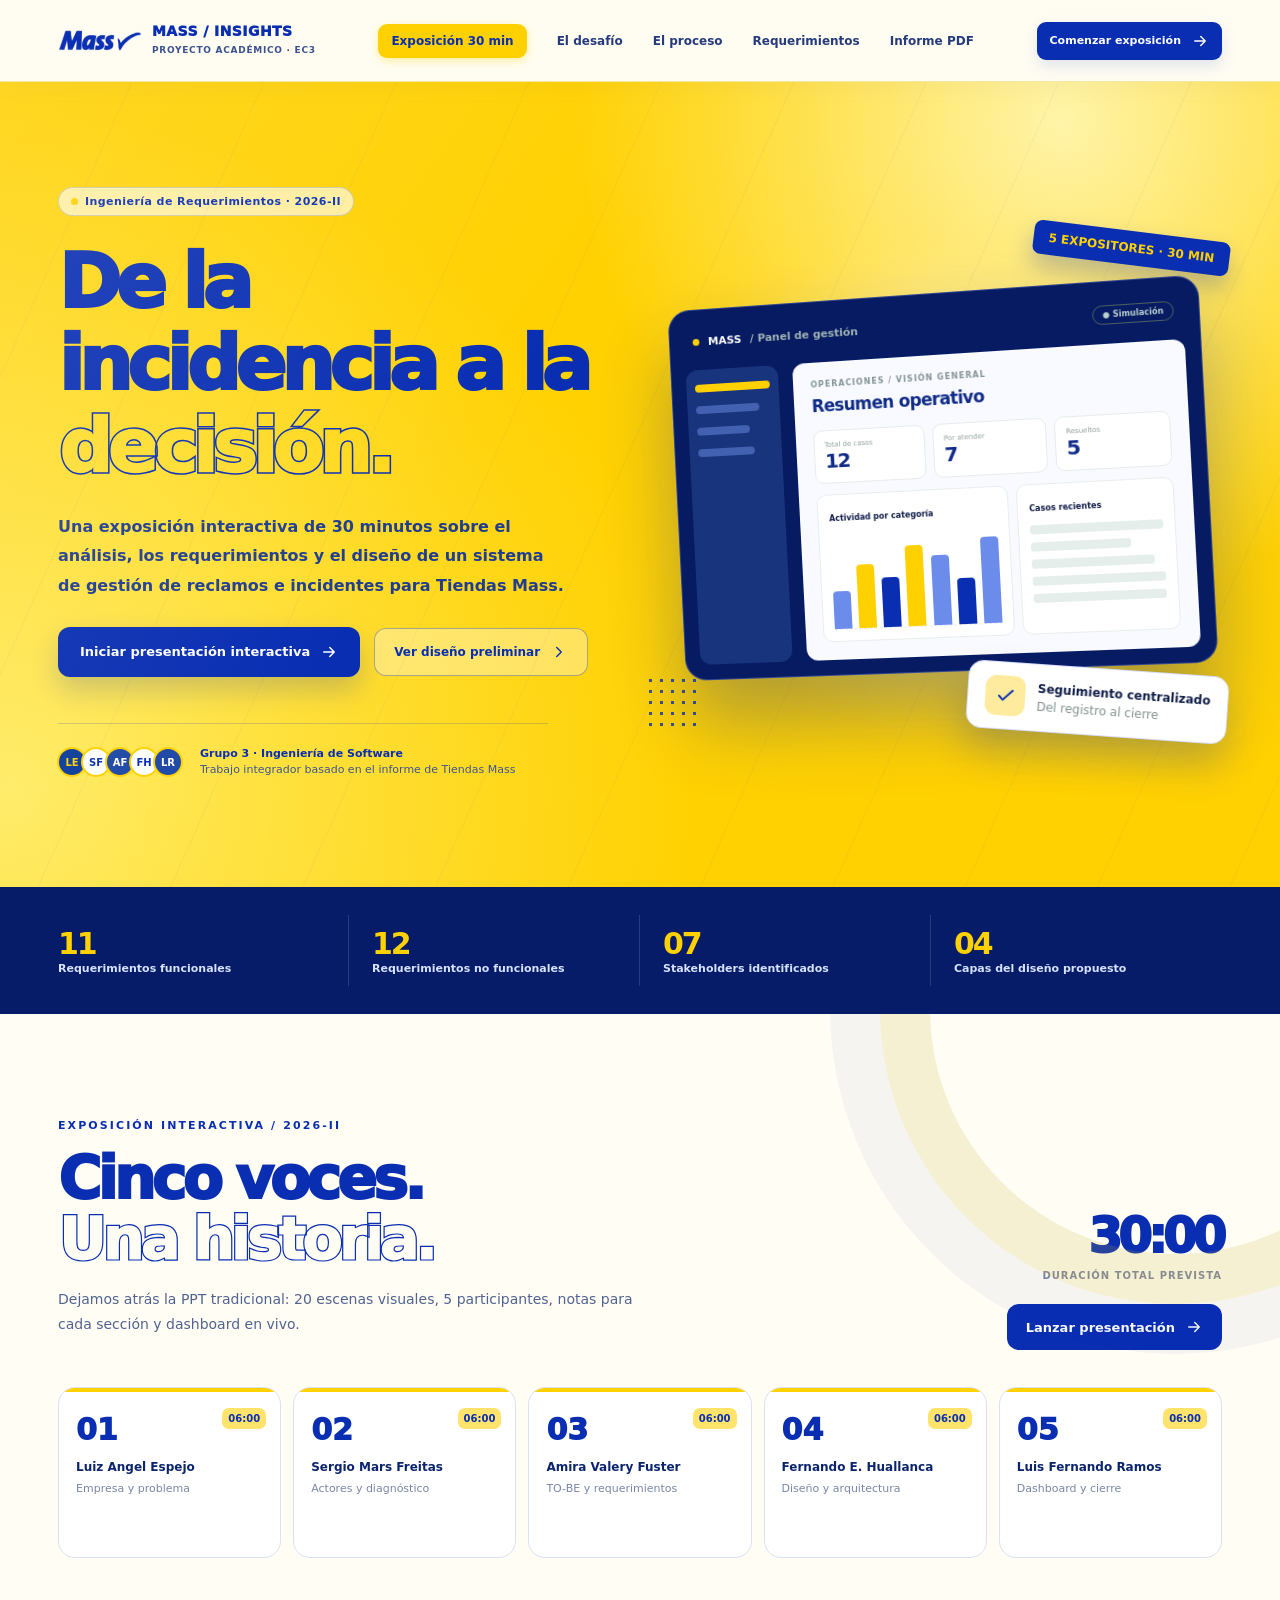
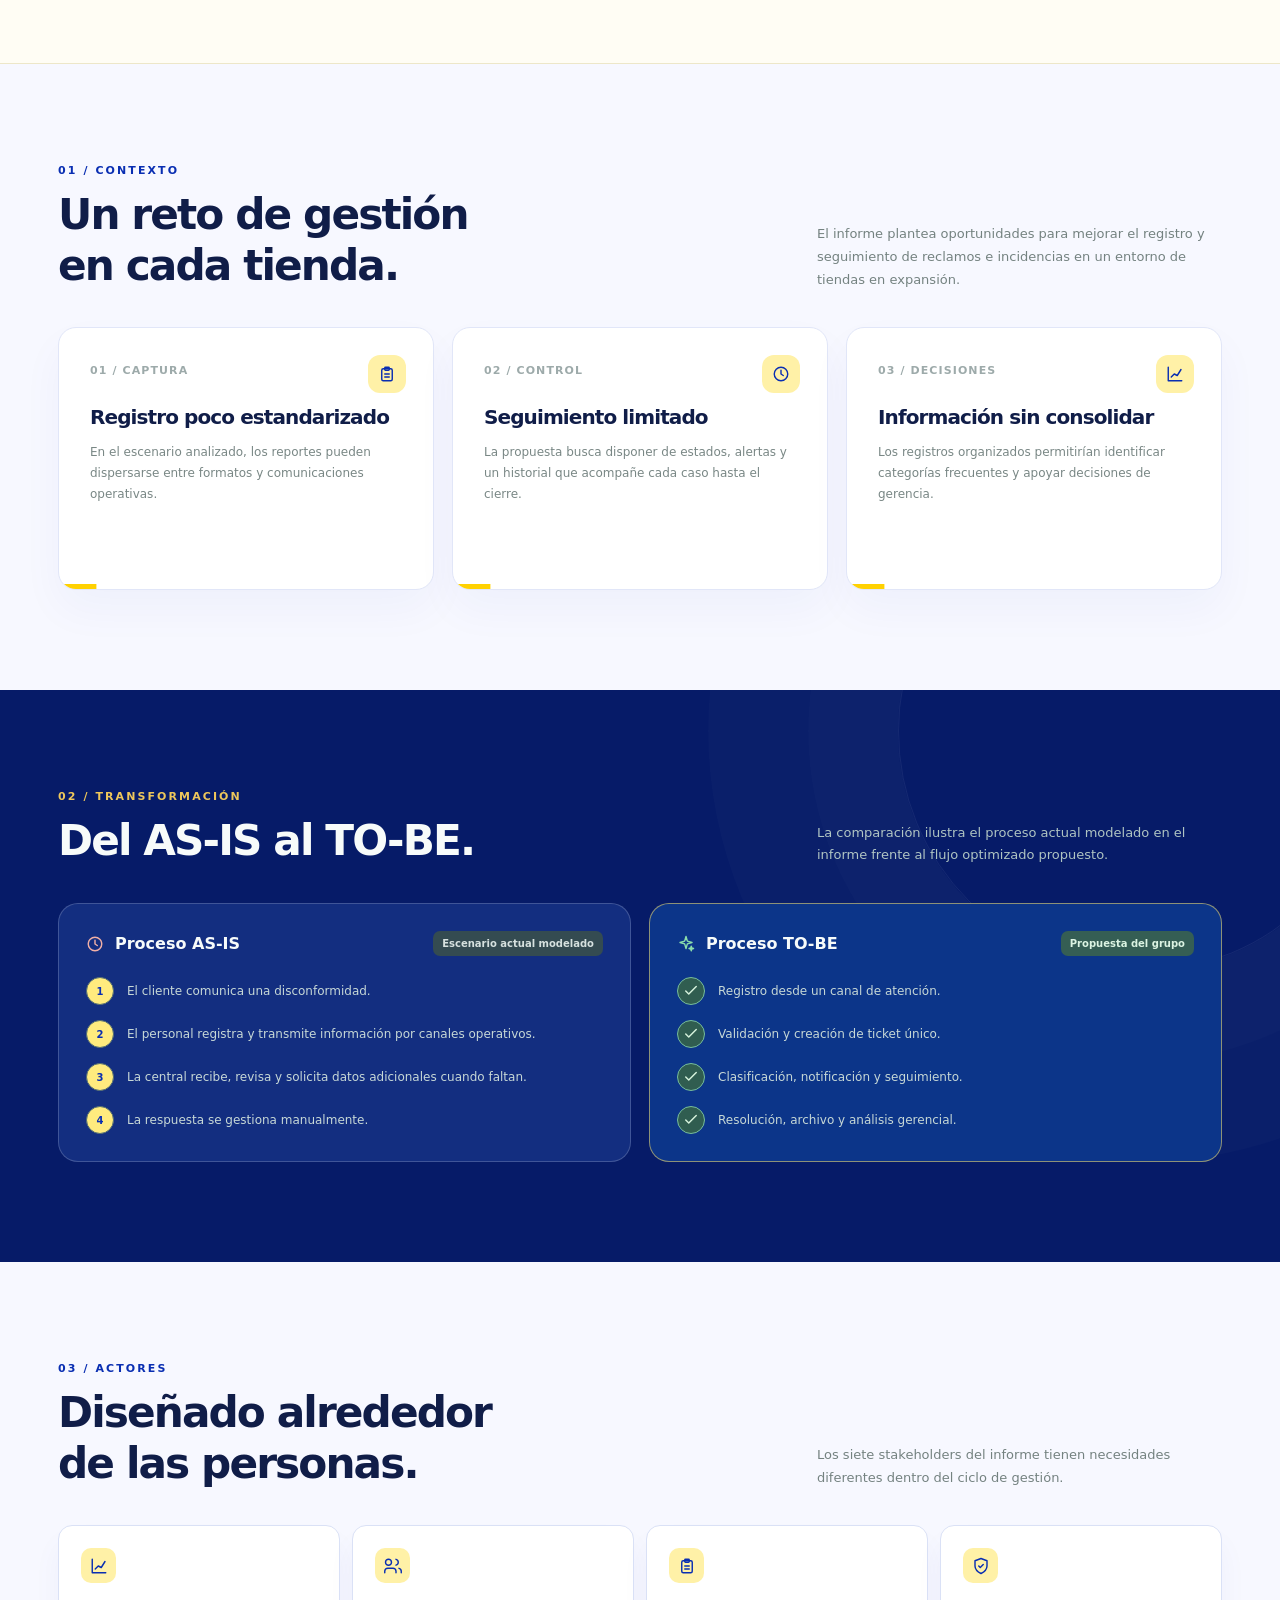
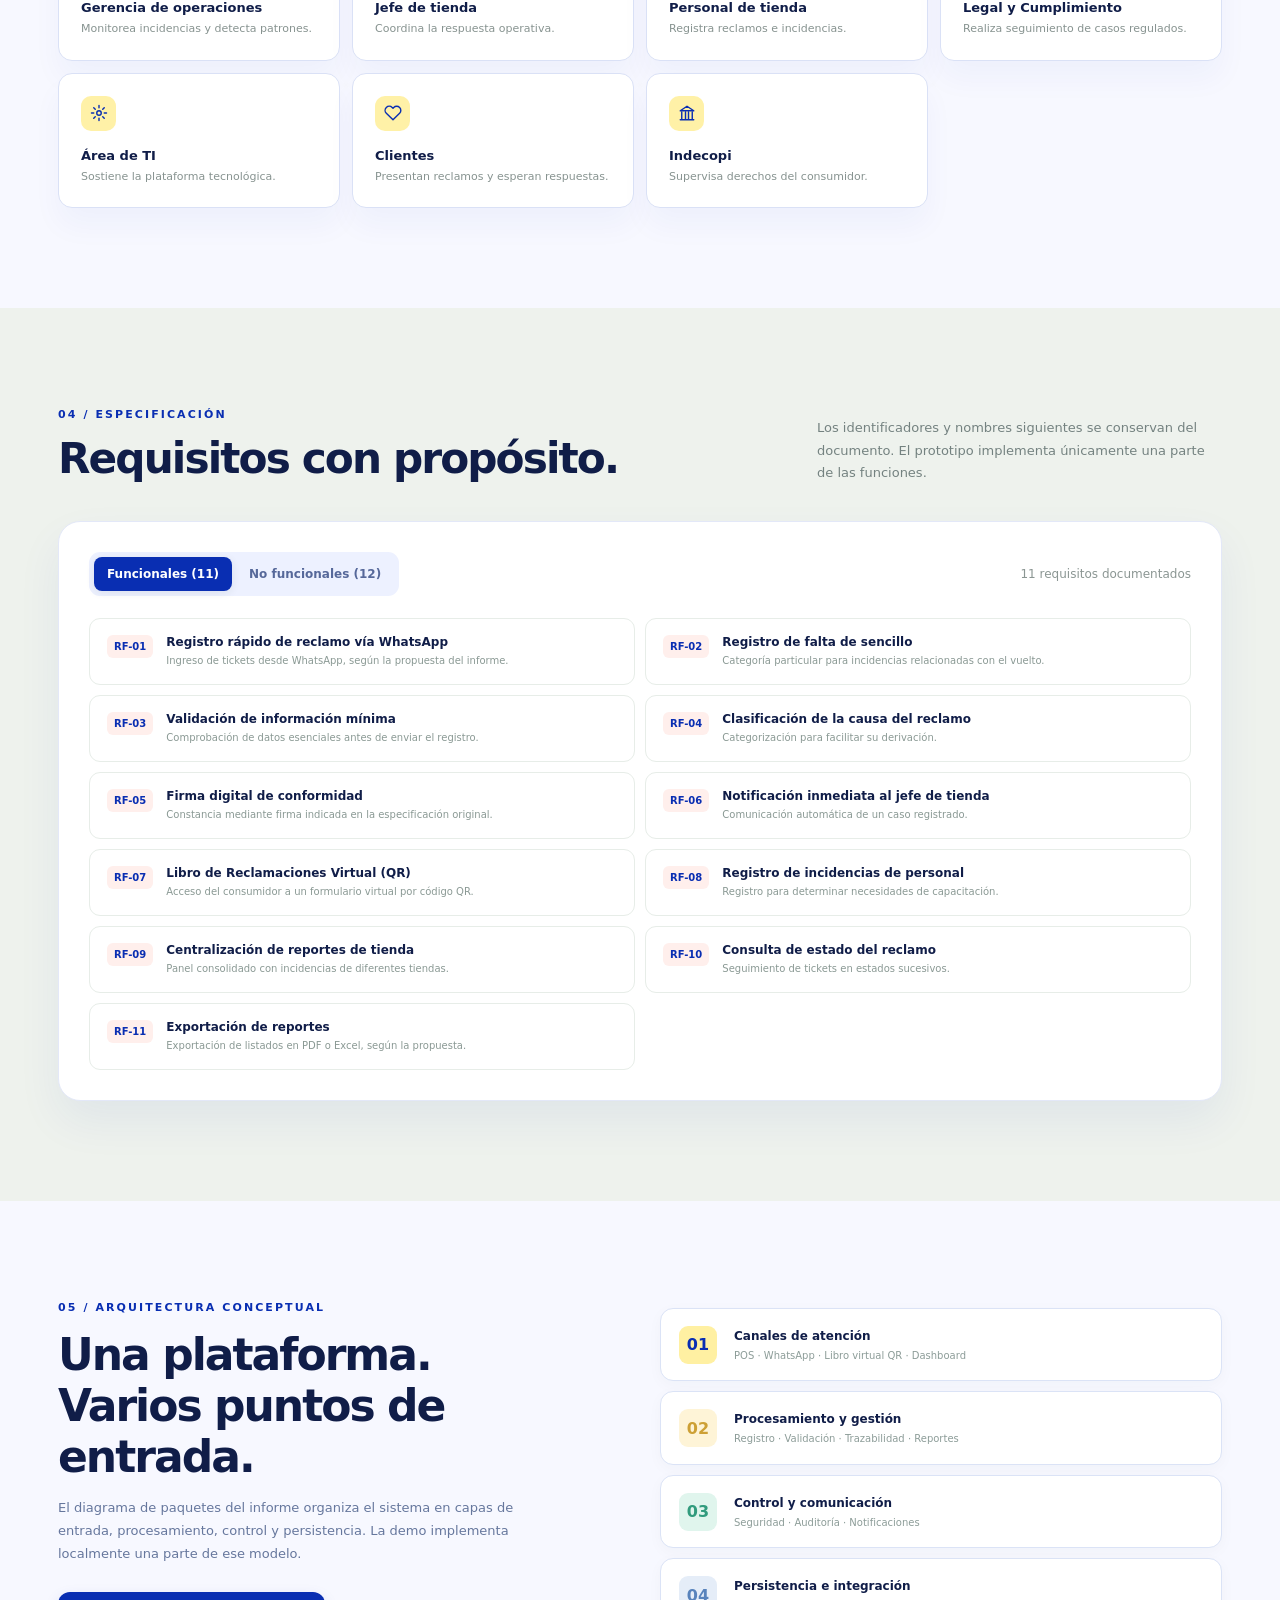
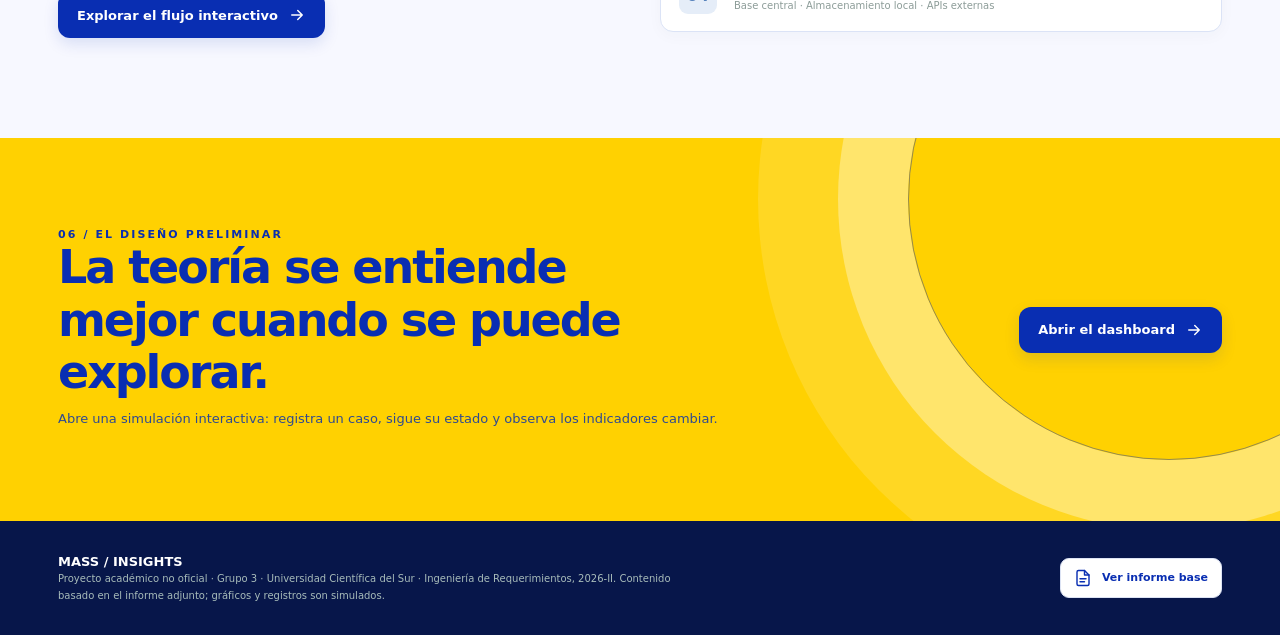
<file: index.html>
<!doctype html>
<html lang="es">
<head>
  <meta charset="utf-8">
  <meta name="viewport" content="width=device-width, initial-scale=1">
  <meta name="theme-color" content="#ffd101">
  <meta name="description" content="Experiencia interactiva del trabajo integrador de Ingeniería de Requerimientos: Tiendas Mass. Análisis, requisitos y diseño preliminar de un sistema de gestión de reclamos e incidentes.">
  <title>MASS / INSIGHTS — Proyecto y exposición EC3</title>
  <link rel="icon" href="mass-logo-azul.png" type="image/png">
  <link rel="stylesheet" href="./styles.css">
  <script src="./app.js" defer></script>
</head>
<body>
  <div id="site" aria-live="polite"></div>
  <div id="toast-root" role="status" aria-live="polite"></div>
</body>
</html>
</file>
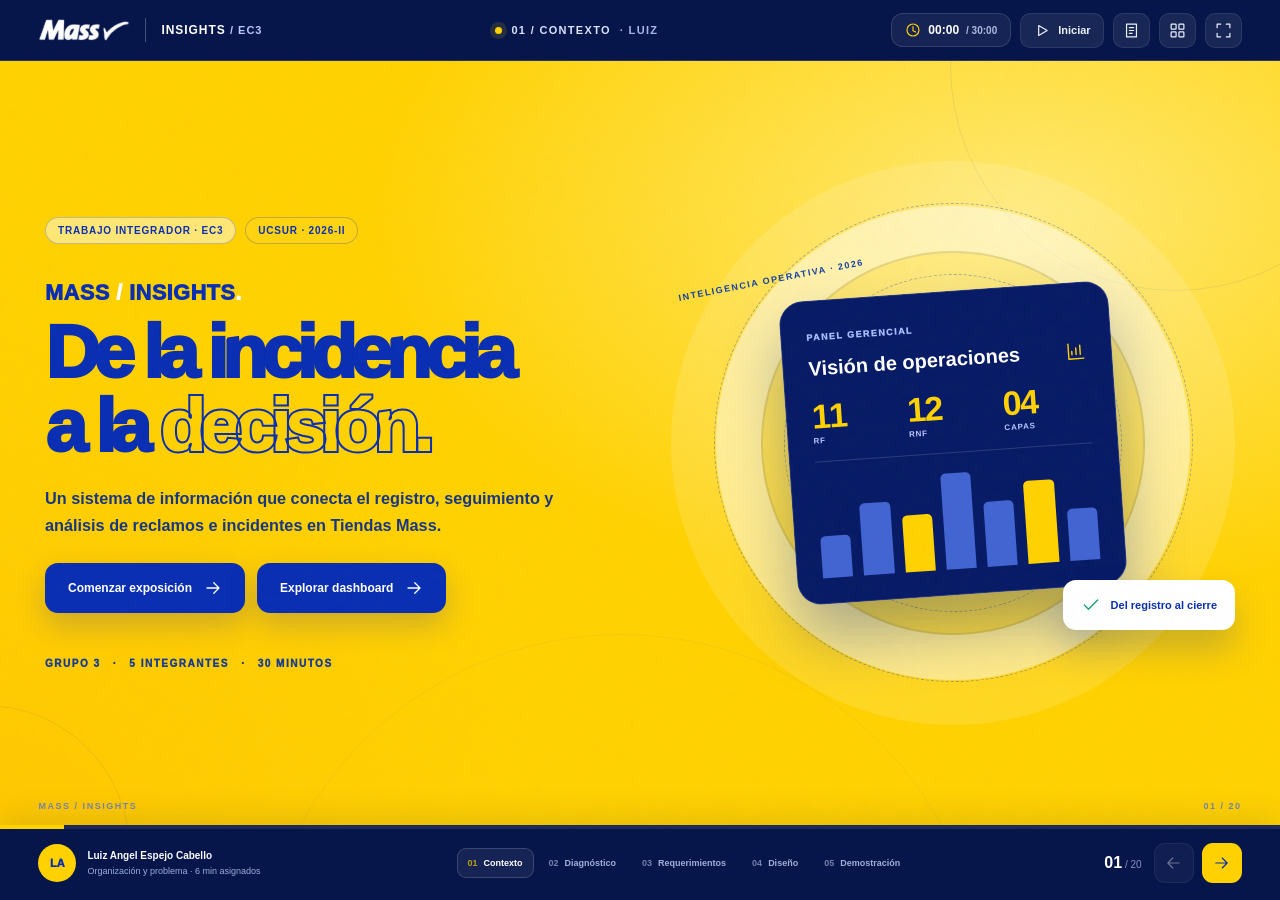
<file: presentacion.html>
<!doctype html>
<html lang="es">
<head>
  <meta charset="utf-8">
  <meta name="viewport" content="width=device-width, initial-scale=1">
  <meta name="theme-color" content="#ffd101">
  <meta name="description" content="Presentación interactiva de 30 minutos: Tiendas Mass, Ingeniería de Requerimientos EC3. Cinco expositores, diseño de sistema, dashboard y demo.">
  <title>MASS / INSIGHTS — Presentación interactiva · EC3</title>
  <link rel="icon" href="mass-logo-azul.png" type="image/png">
  <link rel="stylesheet" href="expo.css">
  <script src="expo.js" defer></script>
</head>
<body>
  <div id="expo-app"></div>
  <noscript>Activa JavaScript para ver la presentación interactiva.</noscript>
</body>
</html>
</file>
<file: styles.css>
:root{--ink:#18252b;--ink2:#0f1c21;--muted:#738086;--line:#e2e8e6;--paper:#f6f8f5;--white:#fff;--red:#e64b44;--red-deep:#c93d36;--yellow:#f2ca5b;--teal:#2b978a;--blue:#608bc1;--green:#2d9c73;--card:#ffffff;--shadow:0 19px 60px rgba(22,46,47,.07);--font:'Manrope','DM Sans',system-ui,-apple-system,'Segoe UI',sans-serif}
*{box-sizing:border-box}html{scroll-behavior:smooth}body{margin:0;background:var(--paper);color:var(--ink);font-family:var(--font);-webkit-font-smoothing:antialiased}button,input,select,textarea{font:inherit}button{cursor:pointer}button:disabled{cursor:not-allowed;opacity:.5}a{text-decoration:none;color:inherit}h1,h2,h3,h4,p{margin-top:0}h1,h2,h3,h4{letter-spacing:-.045em}p{line-height:1.75}::selection{background:#ffe48d;color:var(--ink)}:focus-visible{outline:3px solid #f1bc4c;outline-offset:3px}svg{display:block}small{font-size:12px}.i{width:18px;height:18px;stroke:currentColor;stroke-width:1.9;fill:none;stroke-linejoin:round;stroke-linecap:round;flex:none}.i-lg{width:23px;height:23px}
.container{max-width:1236px;margin:0 auto;padding:0 36px}.eyebrow{text-transform:uppercase;letter-spacing:.19em;font-weight:800;font-size:11px}.eyebrow.red{color:var(--red)}.eyebrow.light{color:#cfdddc}.tag{display:inline-flex;gap:7px;align-items:center;padding:7px 12px;border:1px solid #e1e6e2;border-radius:100px;background:#fff;color:#4d605f;font-size:11px;font-weight:800;letter-spacing:.04em}.dot{display:inline-block;width:7px;height:7px;border-radius:50%;background:var(--green)}.btn{border:0;display:inline-flex;align-items:center;justify-content:center;gap:10px;border-radius:12px;font-weight:800;padding:14px 19px;transition:transform .2s,background .2s,box-shadow .2s,filter .2s;font-size:13px;white-space:nowrap}.btn:hover:not(:disabled){transform:translateY(-2px)}.btn-primary{color:white;background:var(--red);box-shadow:0 8px 22px rgba(230,75,68,.22)}.btn-primary:hover{background:var(--red-deep)}.btn-dark{color:white;background:var(--ink)}.btn-light{background:white;color:var(--ink);border:1px solid var(--line)}.btn-ghost{background:transparent;color:var(--ink)}.btn-sm{font-size:11px;padding:10px 13px;border-radius:9px}.link-text{display:inline-flex;align-items:center;gap:9px;font-size:13px;font-weight:800;color:var(--ink)}.link-text:hover{color:var(--red)}
/* LANDING */
.site-header{position:sticky;top:0;z-index:25;background:rgba(251,252,249,.92);backdrop-filter:blur(16px);border-bottom:1px solid rgba(221,231,225,.85)}.site-header .inner{height:78px;display:flex;align-items:center;justify-content:space-between;gap:20px}.brand{display:inline-flex;gap:12px;align-items:center;white-space:nowrap}.brand-mark{display:inline-flex;align-items:center;justify-content:center;width:42px;height:42px;background:var(--red);border-radius:11px;color:white;font-weight:900;letter-spacing:-.09em;font-size:17px;box-shadow:0 5px 17px #e64b4440}.brand-text{line-height:1.1}.brand-text strong{display:block;font-size:13px;letter-spacing:.03em}.brand-text small{color:#7a888b;letter-spacing:.08em;text-transform:uppercase;font-size:9px;font-weight:800}.nav-links{display:flex;align-items:center;gap:30px}.nav-links a{font-weight:700;color:#526267;font-size:12px}.nav-links a:hover{color:var(--red)}.header-actions{display:flex;align-items:center;gap:12px}.mobile-top-btn{display:none}
.hero{padding:86px 0 92px;position:relative;overflow:hidden;background:radial-gradient(circle at 80% 16%,#fceade 0,transparent 34%),radial-gradient(circle at 0 100%,#e9f1ee 0,transparent 36%),var(--paper)}.hero-layout{display:grid;grid-template-columns:1fr 1.01fr;align-items:center;gap:55px}.hero h1{font-size:clamp(48px,5.25vw,77px);line-height:1.09;font-weight:800;letter-spacing:-.073em;margin:25px 0 24px}.hero h1 span{color:var(--red)}.hero-lead{color:#647377;font-size:15px;max-width:510px;line-height:1.85;margin-bottom:26px}.hero-buttons{display:flex;align-items:center;flex-wrap:wrap;gap:14px}.hero-proof{display:flex;gap:17px;align-items:center;margin-top:46px;padding-top:22px;border-top:1px solid #e0e5e1;max-width:490px}.avatars{display:flex;padding-left:5px}.avatar{width:30px;height:30px;border-radius:50%;margin-left:-6px;background:#f8d5be;color:#8a5441;border:2px solid var(--paper);font-size:10px;font-weight:800;display:grid;place-items:center}.avatar:nth-child(2){background:#d1e7ed;color:#345b73}.avatar:nth-child(3){background:#dde4c6;color:#627341}.avatar:nth-child(4){background:#e3d8ef;color:#76598c}.avatar:nth-child(5){background:#f4debc;color:#947142}.hero-proof p{margin:0;font-size:11px;color:#78888b;line-height:1.5}.hero-proof strong{color:var(--ink)}
.hero-visual{position:relative;min-height:514px;display:grid;align-items:center}.visual-glow{position:absolute;inset:3% 2%;border-radius:50%;background:radial-gradient(circle,#f3caba55,transparent 70%);filter:blur(12px)}.mock-app{position:relative;border-radius:22px;background:#17272d;padding:15px;box-shadow:0 35px 80px #1a33323d;transform:rotate(-2.7deg);margin:10px 19px 10px 4px;overflow:hidden;border:1px solid #33464b}.mock-top{display:flex;align-items:center;justify-content:space-between;height:34px;padding:0 9px;color:#eff8f6;font-size:11px;font-weight:800}.mock-top-left{display:flex;align-items:center;gap:9px}.mock-small-pill{border:1px solid #4b6060;border-radius:99px;padding:4px 9px;color:#bcd1cd;font-size:8px}.mock-body{display:grid;grid-template-columns:96px 1fr;gap:15px;margin-top:12px}.mock-sidebar{background:#20343a;border-radius:12px;padding:15px 9px;display:flex;flex-direction:column;gap:14px}.mock-nav{height:8px;border-radius:10px;background:#456269;width:85%}.mock-nav.active{background:#eaa259;width:100%}.mock-main{border-radius:12px;background:#f8faf8;padding:18px}.mock-minor{font-size:8px;font-weight:800;color:#839395;letter-spacing:.13em}.mock-title{font-size:17px;letter-spacing:-.04em;font-weight:800;margin:7px 0 15px}.mock-kpis{display:grid;grid-template-columns:repeat(3,1fr);gap:8px}.mock-kpi{padding:10px;border:1px solid #e6ecea;border-radius:9px;background:white}.mock-kpi small{display:block;font-size:7px;color:#91a09e}.mock-kpi strong{display:block;font-size:20px;letter-spacing:-.07em}.mock-chart{display:flex;gap:8px;margin-top:11px}.mock-panel{background:#fff;border:1px solid #e8eeeb;border-radius:10px;padding:11px;flex:1}.mock-panel>small{font-size:8px;font-weight:800}.mock-bars{height:94px;display:flex;align-items:end;gap:7px;margin-top:12px;border-bottom:1px dashed #e9eded}.mock-bars span{flex:1;border-radius:4px 4px 0 0;background:#d2e3de;height:var(--h)}.mock-bars span:nth-child(2n){background:#e65d53}.mock-bars span:nth-child(3n){background:#f0c760}.mock-list{margin-top:10px;display:flex;flex-direction:column;gap:8px}.mock-list span{height:9px;border-radius:3px;background:#e5eeeb}.mock-list span:nth-child(2){width:75%}.mock-list span:nth-child(3){width:92%}.float-card{position:absolute;right:-6px;bottom:4px;display:flex;gap:12px;align-items:center;background:white;box-shadow:0 16px 38px #1b31332e;border:1px solid #ebeeed;border-radius:15px;padding:13px 17px;transform:rotate(4deg);animation:bob 5s ease-in-out infinite}.float-icon{display:grid;place-items:center;background:#d9f2e6;color:#2d9972;width:40px;height:40px;border-radius:11px}.float-card strong{display:block;font-size:12px}.float-card small{color:#82918f}.float-label{position:absolute;top:5px;right:-8px;background:#f5c751;border-radius:8px;padding:10px 15px;transform:rotate(7deg);font-weight:900;font-size:12px;box-shadow:0 8px 20px #c5a95930}.float-dots{position:absolute;bottom:13px;left:-20px;width:52px;height:52px;background-image:radial-gradient(#ee9c7b 1.6px,transparent 1.6px);background-size:11px 11px;opacity:.8}@keyframes bob{50%{transform:translateY(-10px) rotate(4deg)}}
.stat-strip{padding:27px 0;background:white;border-top:1px solid #e9eeea;border-bottom:1px solid #e9eeea}.stats-inner{display:grid;grid-template-columns:repeat(4,1fr)}.stat-item{padding:11px 23px;border-right:1px solid #e7ece9}.stat-item:first-child{padding-left:0}.stat-item:last-child{border-right:0}.stat-item strong{display:block;font-weight:800;font-size:30px;letter-spacing:-.07em}.stat-item span{display:block;font-size:11px;font-weight:700;color:#81908e;margin-top:1px}
.section{padding:100px 0}.section-head{display:flex;justify-content:space-between;align-items:end;gap:25px;margin-bottom:36px}.section-head h2{font-size:clamp(30px,3.3vw,47px);line-height:1.2;margin:13px 0 0;font-weight:800}.section-head p{max-width:405px;color:#748280;font-size:13px;margin:0}.challenge-grid{display:grid;grid-template-columns:repeat(3,1fr);gap:18px}.challenge{position:relative;background:white;border:1px solid var(--line);border-radius:18px;padding:31px;min-height:263px;overflow:hidden;transition:transform .25s,box-shadow .25s}.challenge:hover{transform:translateY(-5px);box-shadow:var(--shadow)}.challenge-number{font-size:11px;color:#9daaaa;font-weight:900;letter-spacing:.1em}.challenge h3{font-size:20px;line-height:1.35;margin:26px 0 11px}.challenge p{font-size:12px;color:#798785;margin:0}.challenge-icon{position:absolute;right:27px;top:27px;width:38px;height:38px;display:grid;place-items:center;border-radius:12px;color:#d85446;background:#fff2ec}.challenge:nth-child(2) .challenge-icon{color:#d19a2e;background:#fff7da}.challenge:nth-child(3) .challenge-icon{color:#248f83;background:#dcf5ed}
.process-section{background:#132229;color:#f7fbfa;position:relative;overflow:hidden}.process-section:before{content:"";position:absolute;width:480px;height:480px;border:1px solid #ffffff10;border-radius:50%;right:-100px;top:-200px;box-shadow:0 0 0 100px #ffffff05,0 0 0 200px #ffffff03}.process-section .section-head p{color:#afc4c2}.process-compare{display:grid;grid-template-columns:1fr 1fr;gap:18px;position:relative}.process-box{border:1px solid #3b4d50;background:#1b3036;border-radius:20px;padding:27px}.process-box.future{background:#213a3b;border-color:#567765}.process-title{display:flex;align-items:center;gap:11px;font-weight:800;font-size:16px;margin-bottom:21px}.process-points{display:flex;flex-direction:column;gap:15px}.process-point{display:flex;align-items:center;gap:13px;font-size:12px;color:#c7d8d6}.process-circle{display:grid;place-items:center;width:28px;height:28px;border-radius:50%;font-size:10px;font-weight:800;border:1px solid #546e72;color:#acc1bf;flex:none}.future .process-circle{border-color:#77bd9d;color:#d6f2dc;background:#305d50}.process-arrow{display:none}
.people-grid{display:grid;grid-template-columns:repeat(4,1fr);gap:12px}.people-card{background:white;border:1px solid var(--line);border-radius:14px;padding:22px;min-height:134px}.people-card .pi{display:grid;place-items:center;background:#f0f5f1;width:35px;height:35px;border-radius:10px;margin-bottom:17px;color:#576f70}.people-card strong{display:block;font-size:13px}.people-card p{margin:6px 0 0;font-size:11px;color:#879390;line-height:1.5}
.requirements-panel{border:1px solid var(--line);border-radius:22px;background:white;padding:30px;box-shadow:var(--shadow)}.require-top{display:flex;justify-content:space-between;gap:18px;align-items:center;margin-bottom:22px}.segment{display:inline-flex;background:#f1f4f1;border-radius:11px;padding:5px;gap:4px}.segment button{border:0;background:transparent;font-size:12px;font-weight:800;color:#7b8b89;border-radius:8px;padding:10px 13px}.segment button.active{background:white;color:#182b31;box-shadow:0 2px 8px #1d353016}.req-counter{font-size:12px;color:#8b9693}.req-grid{display:grid;grid-template-columns:repeat(2,1fr);gap:10px}.req-row{padding:16px 17px;border:1px solid #e7ede8;border-radius:11px;display:flex;align-items:start;gap:13px;transition:background .2s}.req-row:hover{background:#fafbf9}.req-code{font-size:10px;color:#e04a43;background:#ffefec;padding:6px 7px;border-radius:6px;font-weight:900;white-space:nowrap}.req-copy strong{font-size:12px;display:block;margin-bottom:4px}.req-copy small{color:#8a9994;font-size:10px;line-height:1.5;display:block}
.arch-grid{display:grid;grid-template-columns:1fr 1fr;gap:40px;align-items:center}.arch-text h2{font-size:44px;line-height:1.16;margin:15px 0}.arch-text>p{color:#748480;font-size:13px;max-width:480px}.stack{display:flex;flex-direction:column;gap:10px}.stack-layer{display:flex;gap:17px;align-items:center;padding:16px 18px;border-radius:13px;background:white;border:1px solid var(--line);box-shadow:0 4px 15px #1a353208;transition:transform .2s}.stack-layer:hover{transform:translateX(-6px)}.stack-n{display:grid;place-items:center;width:38px;height:38px;border-radius:9px;background:#f9ece7;color:#d95848;font-weight:900}.stack-layer:nth-child(2) .stack-n{background:#fef4d7;color:#cda035}.stack-layer:nth-child(3) .stack-n{background:#e0f5ed;color:#319b7d}.stack-layer:nth-child(4) .stack-n{background:#e5edf8;color:#5883bc}.stack-layer strong{font-size:12px}.stack-layer p{font-size:10px;margin:3px 0 0;color:#8c9c98}
.closing{padding:90px 0;background:#f1c858}.closing-inner{display:flex;justify-content:space-between;align-items:center;gap:40px}.closing h2{font-size:46px;line-height:1.14;max-width:600px;margin-bottom:9px}.closing p{font-size:13px;color:#6e5f33;margin:0}.site-footer{background:#14242b;color:#ced8d6;padding:30px 0}.foot-inner{display:flex;justify-content:space-between;align-items:center;gap:24px}.site-footer p{margin:0;font-size:10px;color:#a8bcba;max-width:650px}.site-footer strong{font-size:13px;color:white}
/* DASHBOARD */
.workspace{min-height:100vh;background:#f5f7f5;display:grid;grid-template-columns:252px minmax(0,1fr)}.side{position:sticky;top:0;height:100vh;display:flex;flex-direction:column;background:#14252b;color:#e8f0ed;padding:25px 15px;z-index:19;overflow:auto}.side-brand{padding:0 12px 29px;border-bottom:1px solid #34464b;display:flex;gap:11px;align-items:center}.side-brand .brand-mark{width:39px;height:39px;font-size:15px}.side-brand strong{font-size:13px}.side-brand small{font-size:9px;display:block;color:#849d9c;letter-spacing:.1em;text-transform:uppercase;font-weight:800}.side-group{margin-top:25px}.side-title{color:#708e92;text-transform:uppercase;font-size:9px;font-weight:900;letter-spacing:.18em;margin:0 14px 11px}.side-nav{display:flex;flex-direction:column;gap:5px}.side-link{width:100%;border:0;background:transparent;color:#a8bec0;display:flex;align-items:center;gap:12px;text-align:left;border-radius:10px;padding:13px 13px;font-size:12px;font-weight:700;transition:background .2s,color .2s}.side-link:hover{background:#263a40;color:white}.side-link.active{background:#f0ca5a;color:#193037;font-weight:900}.side-link.active .i{color:#193037}.side-link .count-pill{margin-left:auto;border-radius:5px;background:#355055;padding:3px 7px;color:#dce9e8;font-size:9px}.side-push{flex:1}.side-note{margin-top:23px;background:#233a40;padding:15px;border:1px solid #365057;border-radius:13px}.side-note strong{font-size:12px}.side-note p{font-size:10px;color:#aec3c4;margin:6px 0 0;line-height:1.6}.side-bottom{padding:17px 7px 0;display:flex;align-items:center;gap:10px;font-size:10px;color:#9aafaf}.side-bottom .face{width:32px;height:32px;background:#deeadc;color:#42624d;border-radius:9px;display:grid;place-items:center;font-weight:900}.side-bottom strong{color:#eaf3f0;display:block;font-size:11px}
.main-work{min-width:0}.work-topbar{height:79px;background:white;border-bottom:1px solid #e3ebe7;display:flex;align-items:center;justify-content:space-between;gap:14px;padding:0 38px;position:sticky;top:0;z-index:12}.crumb{display:flex;align-items:center;gap:11px;color:#82918f;font-size:11px;font-weight:700}.crumb strong{color:#24363b}.work-actions{display:flex;align-items:center;gap:12px}.work-date{font-size:10px;color:#8a9994;font-weight:700}.role-select{border:1px solid #e0e8e4;border-radius:9px;background:#f8faf8;padding:10px 28px 10px 11px;color:#3f5757;font-size:11px;max-width:210px;font-weight:800}.app-mobile-menu{display:none}.work-body{padding:33px 38px 70px;max-width:1550px;margin:0 auto}.work-header{display:flex;align-items:end;justify-content:space-between;gap:20px;margin-bottom:24px}.work-header .eyebrow{color:#9aaba6}.work-header h1{font-size:32px;letter-spacing:-.06em;margin:9px 0 4px;line-height:1.15}.work-header p{font-size:12px;color:#899995;margin:0}.work-cta{display:flex;gap:9px;align-items:center}.demo-banner{display:flex;gap:12px;align-items:center;background:#fff9e8;color:#836c34;border:1px solid #f1e6c9;padding:11px 15px;border-radius:10px;font-size:11px;margin-bottom:20px}.demo-banner .i{color:#bc9031}.demo-banner strong{color:#745922}.card{background:white;border:1px solid #e4ebe7;border-radius:16px;box-shadow:0 7px 22px #1f37360b}.kpi-grid{display:grid;grid-template-columns:repeat(4,minmax(0,1fr));gap:14px;margin-bottom:17px}.kpi-card{padding:22px;min-height:147px;position:relative;overflow:hidden}.kpi-header{display:flex;justify-content:space-between;align-items:center;gap:12px}.kpi-label{font-size:11px;color:#859491;font-weight:800}.kpi-ico{border-radius:9px;padding:9px;color:#e26655;background:#fff0eb}.kpi-card:nth-child(2) .kpi-ico{color:#d9a434;background:#fff7de}.kpi-card:nth-child(3) .kpi-ico{color:#278f7d;background:#e6f6ee}.kpi-card:nth-child(4) .kpi-ico{color:#547fb9;background:#e9f0fa}.kpi-value{display:block;font-size:34px;letter-spacing:-.07em;margin-top:13px;line-height:1}.kpi-foot{font-size:10px;color:#8a9994;margin-top:10px}.kpi-foot b{color:#288c68}.analytics-grid{display:grid;grid-template-columns:1.25fr .85fr;gap:16px;margin-bottom:16px}.panel{padding:25px}.panel-head{display:flex;justify-content:space-between;align-items:start;gap:13px;margin-bottom:25px}.panel-head h3{font-size:15px;margin:0 0 4px}.panel-head p{font-size:10px;color:#91a09c;margin:0}.small-tag{background:#f4f6f4;border-radius:7px;color:#667d78;font-size:10px;padding:7px 9px;font-weight:800}.category-bars{display:flex;flex-direction:column;gap:16px}.category-row{display:grid;grid-template-columns:145px 1fr 26px;gap:13px;align-items:center}.category-row span{font-size:11px;font-weight:700;white-space:nowrap;overflow:hidden;text-overflow:ellipsis}.bar-track{height:9px;border-radius:10px;background:#f0f3f0;overflow:hidden}.bar-fill{height:100%;border-radius:10px;background:var(--red);min-width:2px;transition:width .5s}.category-row:nth-child(2) .bar-fill{background:#e8c458}.category-row:nth-child(3) .bar-fill{background:#39978d}.category-row:nth-child(4) .bar-fill{background:#7a9cc4}.category-row:nth-child(5) .bar-fill{background:#9e85b9}.category-row:nth-child(6) .bar-fill{background:#c1a28b}.category-row b{font-size:11px;color:#687b77;text-align:right}.donut-wrap{display:flex;align-items:center;justify-content:space-evenly;gap:18px;min-height:210px}.donut{border-radius:50%;width:171px;height:171px;display:grid;place-items:center;flex:none;position:relative}.donut-core{display:grid;place-items:center;background:white;width:118px;height:118px;border-radius:50%;text-align:center;position:relative;z-index:1}.donut-core strong{font-size:31px;line-height:1;letter-spacing:-.06em}.donut-core small{color:#9aa9a5;font-size:10px}.donut-legend{display:flex;flex-direction:column;gap:13px}.legend-item{display:flex;align-items:center;gap:8px;white-space:nowrap;font-size:10px;color:#647773;font-weight:700}.legend-item i{width:9px;height:9px;border-radius:3px;display:inline-block}.legend-item b{margin-left:auto;font-size:10px;color:#293d40}.recent-table{width:100%;border-collapse:collapse}.recent-table th{text-align:left;color:#96a39e;font-size:9px;letter-spacing:.1em;text-transform:uppercase;font-weight:900;border-bottom:1px solid #edf1ef;padding:13px 10px}.recent-table td{padding:16px 10px;border-bottom:1px solid #edf1ef;font-size:11px;color:#586c6b}.recent-table tbody tr{cursor:pointer}.recent-table tbody tr:hover{background:#fafcf9}.recent-table tbody tr:last-child td{border-bottom:0}.id-code{font-size:10px;font-weight:900;color:#e35951}.case-title{font-weight:800;color:#23383d;font-size:11px;display:block}.case-muted{font-size:10px;color:#9ba8a4}.badge-status{display:inline-flex;align-items:center;gap:5px;border-radius:99px;padding:6px 10px;font-size:9px;font-weight:900;white-space:nowrap}.badge-status .dot{width:5px;height:5px}.badge-status.received{background:#edf2fc;color:#587bac}.badge-status.received .dot{background:#7296ca}.badge-status.review{background:#fff4df;color:#b98a36}.badge-status.review .dot{background:#e6b95d}.badge-status.derived{background:#f0eafa;color:#8a6db1}.badge-status.derived .dot{background:#9b7bc4}.badge-status.resolved{background:#e0f5ed;color:#35896a}.badge-status.resolved .dot{background:#37aa7a}.badge-status.closed{background:#edf1ef;color:#678079}.badge-status.closed .dot{background:#849e93}.priority{font-size:10px;font-weight:800}.priority.high{color:#df6253}.priority.medium{color:#b58f3d}.priority.low{color:#4e9b87}.panel-footer{padding-top:18px;display:flex;justify-content:flex-end}
.filters{display:flex;align-items:center;gap:10px;flex-wrap:wrap;margin-bottom:17px}.search-wrap{flex:1;position:relative;min-width:220px}.search-wrap .i{position:absolute;left:13px;top:50%;transform:translateY(-50%);color:#9ba9a5}.control{width:100%;border:1px solid #dfe8e3;border-radius:9px;padding:11px 12px;background:#fff;color:#3b5252;font-size:12px;outline:none}.control:focus{border-color:#7abfb0;box-shadow:0 0 0 3px #7abfb026}.search-wrap input{padding-left:42px}.select-compact{width:auto;min-width:140px}.panel.full{padding:5px 16px}.empty{padding:55px 20px;text-align:center;color:#8b9b96;font-size:12px}.empty svg{margin:0 auto 16px;color:#b8cbc4}.empty h3{color:#304948}
.detail-overlay{position:fixed;inset:0;background:#1221258c;z-index:50;display:flex;justify-content:flex-end;animation:fade .18s ease}.detail-drawer{width:min(530px,100%);height:100%;background:#fff;box-shadow:-20px 0 80px #142c3040;overflow-y:auto;animation:slide .23s ease}.drawer-head{padding:29px 30px 22px;border-bottom:1px solid #e9efea;display:flex;justify-content:space-between;gap:15px}.drawer-head h2{margin:6px 0 0;font-size:24px}.icon-btn{border:1px solid #e4eae7;background:#fff;width:36px;height:36px;border-radius:9px;display:grid;place-items:center;color:#586e70}.icon-btn:hover{background:#f3f6f3}.drawer-body{padding:26px 30px 35px}.detail-data{display:grid;grid-template-columns:1fr 1fr;gap:13px;margin:22px 0}.detail-item{padding:14px;background:#f6f8f5;border-radius:10px}.detail-item small{display:block;color:#91a09a;margin-bottom:6px}.detail-item strong{font-size:12px}.detail-desc{background:#f8faf8;border:1px solid #e8eeeb;padding:15px;border-radius:12px;color:#526965;font-size:12px;line-height:1.8}.detail-section{margin-top:29px}.detail-section h3{font-size:13px;margin-bottom:14px}.timeline{border-left:1px solid #dce7e1;margin-left:7px;padding-left:21px;display:flex;flex-direction:column;gap:18px}.time-item{position:relative}.time-item:before{content:"";position:absolute;width:9px;height:9px;border:2px solid white;box-shadow:0 0 0 2px #62a891;background:#62a891;left:-27px;top:5px;border-radius:50%}.time-item strong{font-size:11px;display:block}.time-item small{color:#98a5a0;font-size:10px}.time-item p{margin:5px 0 0;color:#82918c;font-size:10px}.form-grid{display:grid;grid-template-columns:1fr 1fr;gap:14px}.field{display:flex;flex-direction:column;gap:7px}.field.span2{grid-column:span 2}.field label{color:#617571;font-size:11px;font-weight:800}.field textarea{resize:vertical;min-height:104px}.form-actions{display:flex;justify-content:flex-end;gap:9px;margin-top:21px}.modal-backdrop{position:fixed;inset:0;background:#14262cc9;z-index:65;display:grid;place-items:center;padding:20px;animation:fade .15s}.modal{width:min(595px,100%);max-height:94vh;overflow-y:auto;border-radius:18px;background:white;box-shadow:0 35px 80px #10252a55}.modal-header{padding:22px 26px;border-bottom:1px solid #edf0ed;display:flex;justify-content:space-between}.modal-header h2{font-size:19px;margin:6px 0 0}.modal-content{padding:25px 26px 29px}.tip{font-size:11px;color:#7b8d88;line-height:1.7;background:#f5f9f7;padding:12px 14px;border-radius:9px;margin-bottom:20px}
.flow-steps{display:grid;grid-template-columns:repeat(5,minmax(0,1fr));gap:9px;margin:25px 0}.flow-step{padding:24px 11px;text-align:center;border:1px solid #e1e9e4;border-radius:13px;background:white;position:relative}.flow-step strong{display:block;font-size:10px;line-height:1.5;margin:10px 0 0}.flow-step small{color:#97a5a0}.flow-step .step-circ{display:grid;place-items:center;width:42px;height:42px;border-radius:50%;background:#f0f3f1;color:#96a7a2;margin:0 auto;font-weight:900}.flow-step.active{border-color:#79b7a0;background:#f0faf5}.flow-step.active .step-circ{background:#369879;color:white}.flow-step.done{background:#f7faf7}.flow-step.done .step-circ{background:#daefe5;color:#308c68}.flow-console{display:grid;grid-template-columns:1fr 1fr;gap:14px}.flow-console .panel{min-height:200px}.flow-console h3{font-size:15px}.flow-console p{font-size:12px;color:#718783}.flow-status{display:flex;align-items:center;gap:9px;font-size:12px;font-weight:800;margin:16px 0}.hint{background:#fff9e9;border:1px solid #f3e7c8;padding:14px;border-radius:10px;font-size:11px;color:#7e6b42;line-height:1.7}.req-screen-grid{display:grid;grid-template-columns:repeat(2,minmax(0,1fr));gap:12px}.req-screen-card{padding:18px}.req-screen-card .top{display:flex;justify-content:space-between;gap:12px;margin-bottom:12px}.req-screen-card h3{font-size:13px;margin:0 0 7px}.req-screen-card p{font-size:11px;color:#82918b;line-height:1.7;margin:0}.inline-tag{border-radius:7px;padding:5px 7px;background:#f1f5f3;font-size:9px;color:#738780;white-space:nowrap;font-weight:800}.consumer-page{min-height:100vh;background:radial-gradient(circle at 90% 10%,#ffe9dc,transparent 40%),#f4f7f3;display:grid;place-items:center;padding:35px 20px}.consumer-shell{max-width:560px;width:100%}.consumer-top{display:flex;justify-content:space-between;align-items:center;margin-bottom:24px}.consumer-top .brand-text strong{font-size:14px}.consumer-card{padding:35px;border-radius:20px}.consumer-card h1{font-size:31px;margin:12px 0}.consumer-card>p{font-size:12px;color:#81908a;margin:0 0 25px}.consumer-bottom{margin-top:16px;text-align:center;color:#91a09a;font-size:10px}.consumer-success{text-align:center;padding:30px 10px}.consumer-success .suc-ico{height:67px;width:67px;border-radius:19px;display:grid;place-items:center;background:#daf3e6;color:#269465;margin:0 auto 19px}.consumer-success h2{font-size:27px}.consumer-success p{font-size:12px;color:#768985}.consumer-success strong{font-size:20px;display:block;margin-bottom:23px}
.toast{position:fixed;right:24px;bottom:24px;background:#142c31;color:white;border-radius:12px;padding:14px 17px;box-shadow:0 20px 48px #1728293d;display:flex;align-items:center;gap:10px;z-index:100;font-size:12px;font-weight:800;animation:toastin .25s}.toast .i{color:#77d7a7}@keyframes toastin{from{transform:translateY(12px);opacity:0}to{transform:translateY(0);opacity:1}}@keyframes fade{from{opacity:0}to{opacity:1}}@keyframes slide{from{transform:translateX(30px);opacity:.7}to{transform:translateX(0);opacity:1}}
@media (max-width:1180px){.container{padding:0 27px}.hero-layout{gap:30px}.hero h1{font-size:55px}.hero-visual{min-height:430px}.category-row{grid-template-columns:105px 1fr 22px}.work-body{padding:25px}.work-topbar{padding:0 25px}.people-grid{grid-template-columns:repeat(3,1fr)}.donut{height:145px;width:145px}.donut-core{height:99px;width:99px}}
@media (max-width:960px){.nav-links{display:none}.hero-layout{grid-template-columns:1fr}.hero{padding:65px 0 70px}.hero-visual{max-width:620px;width:100%;justify-self:center;margin-top:15px}.hero h1{max-width:750px}.challenge-grid{grid-template-columns:1fr 1fr}.arch-grid{gap:22px}.arch-text h2{font-size:34px}.workspace{grid-template-columns:1fr}.side{position:fixed;left:0;top:0;width:257px;transform:translateX(-100%);transition:transform .25s;box-shadow:13px 0 28px #18333a33}.workspace.sidebar-open .side{transform:translateX(0)}.app-mobile-menu{display:grid}.analytics-grid{grid-template-columns:1fr}.kpi-grid{grid-template-columns:repeat(2,1fr)}.work-topbar{height:72px}.donut-wrap{justify-content:center;gap:45px}}
@media (max-width:680px){.container{padding:0 19px}.site-header .inner{height:65px}.header-actions .btn{font-size:10px;padding:10px 12px}.brand-text small{font-size:8px}.hero h1{font-size:43px}.hero-lead{font-size:13px}.hero-proof{margin-top:27px}.hero-visual{min-height:330px}.mock-app{margin:0;transform:none}.mock-body{grid-template-columns:60px 1fr;gap:7px}.mock-sidebar{padding:10px 5px}.mock-main{padding:10px}.mock-chart{gap:5px}.mock-kpi{padding:7px}.mock-kpi strong{font-size:15px}.mock-title{font-size:14px}.float-card{right:0;bottom:-11px;padding:9px}.float-label{font-size:9px;right:0}.stat-strip{padding:13px 0}.stats-inner{grid-template-columns:1fr 1fr;gap:2px}.stat-item{border-bottom:1px solid #edf1ed;padding:14px!important}.stat-item strong{font-size:25px}.stat-item span{font-size:10px}.section{padding:68px 0}.section-head{display:block}.section-head h2{font-size:31px}.section-head p{margin-top:17px}.challenge-grid,.process-compare,.arch-grid,.req-grid,.req-screen-grid{grid-template-columns:1fr}.challenge{min-height:220px}.people-grid{grid-template-columns:repeat(2,1fr)}.people-card{padding:17px}.requirements-panel{padding:16px}.require-top{flex-wrap:wrap}.closing-inner,.foot-inner{display:block}.closing h2{font-size:34px}.closing .btn{margin-top:25px}.site-footer strong{display:block;margin-bottom:12px}.work-body{padding:22px 15px 48px}.work-topbar{padding:0 15px}.work-date{display:none}.work-header{align-items:start;flex-direction:column}.work-header h1{font-size:26px}.work-cta{width:100%}.work-cta .btn{flex:1;padding:11px;font-size:11px}.role-select{max-width:153px;font-size:9px}.kpi-grid{gap:9px}.kpi-card{padding:15px;min-height:125px}.kpi-label{font-size:10px}.kpi-value{font-size:27px}.panel{padding:18px}.category-row{grid-template-columns:103px 1fr 22px}.donut-wrap{gap:23px}.donut{height:135px;width:135px}.donut-core{height:92px;width:92px}.donut-core strong{font-size:25px}.recent-table th:nth-child(3),.recent-table td:nth-child(3),.recent-table th:nth-child(5),.recent-table td:nth-child(5){display:none}.recent-table th,.recent-table td{padding:12px 5px;font-size:10px}.filters{gap:7px}.search-wrap{min-width:100%}.select-compact{flex:1;min-width:0;max-width:50%;font-size:10px}.flow-steps{grid-template-columns:repeat(5,minmax(0,1fr));gap:4px}.flow-step{padding:12px 4px}.flow-step .step-circ{height:27px;width:27px;font-size:10px}.flow-step strong{font-size:8px}.flow-step small{font-size:8px}.flow-console{grid-template-columns:1fr}.form-grid{gap:12px;grid-template-columns:1fr}.field.span2{grid-column:auto}.detail-drawer{width:100%}.drawer-body,.drawer-head{padding:22px}.consumer-card{padding:24px}.consumer-card h1{font-size:27px}}
@media (prefers-reduced-motion:reduce){html{scroll-behavior:auto}*,*:before,*:after{animation:none!important;transition:none!important}}
/* Mobile menu button should not appear on wide viewports. */
button.app-mobile-menu{display:none}
@media (max-width:960px){button.app-mobile-menu{display:grid}}

/* ====================================================
   MASS / INSIGHTS — Identidad visual 2026 (amarillo/azul)
   Logotipo y colores proporcionados para la presentación.
   ==================================================== */
:root{--ink:#101d48;--ink2:#061644;--muted:#6d7a9e;--line:#dce3f4;--paper:#f7f8ff;--white:#fff;--red:#092eb2;--red-deep:#061f83;--yellow:#ffd101;--teal:#2757c8;--blue:#092eb2;--green:#2667b7;--card:#fff;--shadow:0 20px 45px #092eb210}
body{background:var(--paper)}::selection{background:#ffe15f;color:#092eb2}:focus-visible{outline-color:#092eb2}
.site-wordmark{display:block;width:84px;max-height:38px;object-fit:contain;flex:none}.brand{gap:10px}.site-header{background:#fffdf2f2;border-color:#f2e8a0;box-shadow:0 3px 28px #092eb20a}.brand-text strong{color:#092eb2;font-weight:950;font-size:14px}.brand-text small{color:#3b5190}.site-header .inner{height:81px}.nav-links a{color:#253b7e}.nav-links .nav-emphasis{background:var(--yellow);border-radius:9px;padding:10px 13px;color:var(--blue);box-shadow:0 3px 10px #ffd10154}.nav-links a:hover{color:#092eb2}.btn-primary{background:#092eb2;color:white;box-shadow:0 13px 28px #092eb236}.btn-primary:hover{background:#071f85}.btn-dark{background:#092eb2;color:#fff;box-shadow:0 6px 15px #092eb220}.btn-dark:hover{background:#061d80}.btn-outline-mass{color:#092eb2;border:1px solid #092eb258;background:#fff5}.btn-outline-mass:hover{background:#fffdf7}.link-text:hover{color:#092eb2}.dot{background:#ffd101}
.hero{min-height:680px;padding:105px 0 108px;background:radial-gradient(circle at 83% 5%,#fff4a9 0,transparent 37%),radial-gradient(circle at 1% 88%,#ffeb64 0,transparent 47%),#ffd101}.hero:before{content:"";position:absolute;inset:0;pointer-events:none;background:linear-gradient(125deg,#ffffff22 0,transparent 40%),repeating-linear-gradient(114deg,transparent 0,transparent 119px,#092eb208 120px,#092eb208 121px)}.hero .tag{background:#ffffff9e;color:#092eb2;border-color:#092eb230;font-weight:900}.hero h1{color:#092eb2;font-size:clamp(50px,5.9vw,82px);font-weight:1000}.hero h1 span{-webkit-text-stroke:1.5px #092eb2;color:transparent}.hero-lead{color:#203d90;font-weight:620;font-size:16px}.hero-buttons .btn-primary{font-size:13px;padding:16px 22px}.hero-buttons .btn-outline-mass{font-size:12px}.hero-proof{border-color:#092eb233}.hero-proof p{color:#3d5692}.hero-proof strong{color:#092eb2}.avatar{border-color:var(--yellow);background:#0c3c9b;color:var(--yellow)}.avatar:nth-child(2),.avatar:nth-child(4){background:white;color:#092eb2}.avatar:nth-child(3),.avatar:nth-child(5){background:#1e48a6;color:white}.visual-glow{background:radial-gradient(circle,#ffffffa8,transparent 68%);filter:blur(28px);animation:massGlow 7s ease-in-out infinite}.mock-app{background:#071b63;border-color:#7288d46b;box-shadow:0 44px 75px #082c9a50;transform:perspective(950px) rotateY(-5deg) rotateZ(-3deg);animation:massDashboardFloat 8s ease-in-out infinite}.mock-top{color:#fff}.mock-sidebar{background:#18347c}.mock-nav{background:#4361b1}.mock-nav.active{background:#ffd101}.mock-main{background:#f8faff}.mock-kpi strong,.mock-title{color:#112c87}.mock-bars span{background:#6b8ceb;animation:massBarRise 1.2s ease-in-out both;transform-origin:bottom}.mock-bars span:nth-child(2n){background:#ffd101}.mock-bars span:nth-child(3n){background:#092eb2}.float-card{border:1px solid #d6dcff;box-shadow:0 22px 38px #092eb23b}.float-icon{color:#092eb2;background:#ffeb9e}.float-label{background:#092eb2;color:var(--yellow);box-shadow:0 12px 23px #092eb242}.float-dots{background-image:radial-gradient(#092eb2 1.6px,transparent 1.6px)}
.stat-strip{background:#071c68;border-color:#071c68;color:white}.stat-item{border-color:#ffffff24}.stat-item strong{color:#ffd101}.stat-item span{color:#d6e2ff}
.eyebrow.red{color:#092eb2}.eyebrow.light{color:#ffe66b}.challenge{border:1px solid #e1e6f8;box-shadow:0 20px 44px #062bb80a}.challenge:before{content:"";position:absolute;bottom:0;left:0;width:100%;height:5px;background:var(--yellow);transform:scaleX(.1);transform-origin:left;transition:transform .4s}.challenge:hover:before{transform:scaleX(1)}.challenge-icon,.challenge:nth-child(2) .challenge-icon,.challenge:nth-child(3) .challenge-icon{color:#092eb2;background:#fff1a7}.process-section{background:#061b68}.process-section:before{box-shadow:0 0 0 90px #ffffff03,0 0 0 190px #ffffff04}.process-box{background:#132e80;border-color:#ffffff30}.process-box.future{background:#0c3589;border-color:#ffe56887}.process-circle{background:#ffeb7e;color:#092eb2}.people-card{border-color:#dae1f6;background:white;box-shadow:0 18px 30px #092eb20a}.people-card .pi{background:#fff1a7;color:#092eb2}.requirements-panel{border-color:#e3e8f8}.segment{background:#edf1ff}.segment button{color:#56689a}.segment button.active{background:#092eb2;color:white}.req-code{color:#092eb2}.arch-text p{color:#66779d}.stack-layer{border-color:#dbe3f6}.stack-n{background:#fff0a2;color:#092eb2}.closing{background:#ffd101;position:relative;overflow:hidden}.closing:before{content:"";position:absolute;width:520px;height:520px;right:-150px;top:-200px;border:1px solid #092eb26e;border-radius:50%;box-shadow:0 0 0 70px #fff5,0 0 0 150px #fff2}.closing h2{color:#092eb2}.closing .eyebrow{color:#092eb2!important}.closing p{color:#2f4a91}.site-footer{background:#07164a}.site-footer .btn-light{color:#092eb2}
/* presenter timeline after hero */
.expo-preview{background:#fffdf4;position:relative;padding:100px 0 105px;border-bottom:1px solid #ede7c8;overflow:hidden}.expo-preview:after{content:"";position:absolute;right:-140px;top:-250px;border-radius:50%;height:490px;width:490px;box-shadow:0 0 0 50px #ffd10121,0 0 0 100px #092eb20a;pointer-events:none}.expo-preview-head{display:flex;justify-content:space-between;align-items:end;gap:35px;margin-bottom:37px}.expo-preview-head>div:first-child{max-width:610px}.expo-preview .eyebrow{color:#092eb2}.expo-preview h2{font-size:clamp(36px,4.6vw,66px);line-height:1.04;letter-spacing:-.068em;margin:15px 0 17px;font-weight:950;color:#092eb2}.expo-preview h2 em{font-style:normal;color:transparent;-webkit-text-stroke:1.2px #092eb2}.expo-preview p{font-size:14px;line-height:1.75;color:#516391;max-width:580px}.expo-preview-cta{display:flex;flex-direction:column;gap:9px;align-items:flex-end}.expo-preview-cta>span{font-size:49px;line-height:1;color:#092eb2;font-weight:950;letter-spacing:-.09em;font-variant-numeric:tabular-nums}.expo-preview-cta small{font-size:10px;letter-spacing:.1em;color:#7b86a4;text-transform:uppercase;font-weight:800}.btn-blue-mass{background:#092eb2;color:#fff;margin-top:14px}.presenter-line{display:grid;grid-template-columns:repeat(5,1fr);gap:12px}.presenter-mini{background:#fff;border:1px solid #d9e1f5;border-radius:17px;padding:24px 17px 18px;min-height:171px;position:relative;overflow:hidden;transition:transform .25s,box-shadow .25s}.presenter-mini:before{content:"";height:4px;background:#ffd101;position:absolute;top:0;left:0;right:0}.presenter-mini:hover{transform:translateY(-6px);box-shadow:0 19px 30px #092eb217}.presenter-mini b{font-size:30px;display:block;color:#092eb2;font-weight:950}.presenter-mini strong{font-size:12px;display:block;color:#0b246e;margin:13px 0 7px}.presenter-mini span{font-size:11px;line-height:1.5;color:#7986a7;display:block}.presenter-mini small{position:absolute;right:14px;top:20px;color:#092eb2;font-size:10px;font-weight:900;background:#ffe36b;padding:5px 6px;border-radius:7px}
/* dashboard identity */
.workspace{background:#f4f6fd}.side{background:#071748;color:#e4ebff;border-right:1px solid #152b75}.side-brand{border-color:#ffffff21}.side-brand .site-wordmark{width:61px;filter:brightness(0) invert(1)}.side-brand strong{color:white}.side-brand small{color:#a9baec}.side-title{color:#9cace3}.side-link{color:#c4ceee;transition:background .2s,color .2s}.side-link.active{background:#ffd101;color:#072da7;font-weight:900}.side-link.active .i{color:#072da7}.side-link:hover{background:#ffffff1b;color:white}.side-link.active:hover{background:#ffe45f;color:#072da7}.count-pill{background:#ffed8d;color:#092eb2}.side-note{background:#142864;border-color:#ffffff21}.side-note strong{color:#ffd101}.side-note p{color:#c2cef1}.side-bottom{border-color:#ffffff22}.side-bottom .face{background:#ffd101;color:#082b9c}.work-topbar{border-color:#e0e6f6;background:#fff;box-shadow:0 3px 22px #092eb206}.crumb strong{color:#092eb2}.role-select{border-color:#dbe3fa}.work-present{display:flex;align-items:center;gap:8px;background:#ffd101;color:#092eb2;border-radius:9px;font-size:11px;font-weight:900;padding:10px 12px;transition:transform .2s,background .2s}.work-present:hover{transform:translateY(-2px);background:#ffe46e}.work-present .i{height:17px;width:17px}.work-body{background:radial-gradient(ellipse at 80% 0,#fff2b12a,transparent 35%),#f4f6ff}.work-header .eyebrow{color:#092eb2}.work-header h1{color:#0a205e}.demo-banner{background:#fff5ca;border-color:#f5dc65;color:#415483}.demo-banner .i{color:#092eb2}.kpi-card{border-color:#e3e8f6;position:relative;overflow:hidden;animation:kpiEnter .6s cubic-bezier(.2,.8,.2,1) both}.kpi-card:before{content:"";position:absolute;left:0;top:0;right:0;height:4px;background:var(--yellow)}.kpi-card:nth-child(2){animation-delay:.07s}.kpi-card:nth-child(3){animation-delay:.14s}.kpi-card:nth-child(4){animation-delay:.21s}.kpi-ico{color:#092eb2;background:#fff0a7}.kpi-value{color:#092eb2}.panel{border-color:#e2e7f6;animation:kpiEnter .6s cubic-bezier(.2,.8,.2,1) both}.bar-fill{background:linear-gradient(90deg,#0a2fb2,#6489ff);transform-origin:left;animation:massBarGrow 1s cubic-bezier(.1,.8,.2,1) both}.category-row:nth-child(2) .bar-fill{animation-delay:.1s}.category-row:nth-child(3) .bar-fill{animation-delay:.2s}.category-row:nth-child(4) .bar-fill{animation-delay:.3s}.category-row:nth-child(5) .bar-fill{animation-delay:.4s}.donut{box-shadow:0 0 0 1px #dce5ff,0 12px 27px #092eb212;animation:kpiEnter .8s ease both}.recent-table tr:hover{background:#fff8d9}.id-code{color:#092eb2}.badge-status.review{color:#865800;background:#fff3c2}.badge-status.received{color:#092eb2;background:#e8edff}.badge-status.resolved{color:#0e6f9e;background:#e3f5ff}.badge-status.derived{color:#442e9f;background:#eeebff}.badge-status.closed{color:#46557a;background:#e9ecf2}.priority.high{background:#ffe9b2;color:#815300}.priority.medium{background:#e6ebff;color:#0d34af}.control:focus{border-color:#092eb2}.flow-step.active{border-color:#092eb2;background:#fff7ca;box-shadow:0 14px 27px #092eb218}.step-circ{background:#e6edff;color:#092eb2}.flow-step.active .step-circ{background:#092eb2;color:#fff}.flow-step.done .step-circ{background:#ffd101;color:#092eb2}.req-screen-card{border-color:#dce3f7}.req-screen-card .req-code{color:#092eb2}.consumer-page{background:radial-gradient(circle at 85% 0,#fff0a6 0,transparent 45%),#f4f6ff}.consumer-top .site-wordmark{width:80px}.consumer-success .suc-ico{background:#ffea9a;color:#092eb2}.toast{background:#07164a}.toast .i{color:#ffd101}
.insight-panel{background:#092eb2;color:white;padding:21px 24px;border-radius:16px;margin:17px 0 24px;display:flex;align-items:center;gap:19px;box-shadow:0 18px 30px #092eb22b;position:relative;overflow:hidden;animation:kpiEnter .55s ease both}.insight-panel:after{content:"";width:230px;height:230px;border:1px solid #ffffff24;border-radius:50%;position:absolute;right:-80px;top:-100px;pointer-events:none;box-shadow:0 0 0 40px #ffffff08}.insight-symbol{width:47px;height:47px;border-radius:13px;background:#ffd101;color:#092eb2;display:grid;place-items:center;flex:none}.insight-panel>div:nth-child(2){flex:1;position:relative;z-index:1}.insight-panel>div:nth-child(2) span{font-size:9px;font-weight:900;letter-spacing:.13em;color:#fce378}.insight-panel strong{display:block;margin:7px 0 4px;font-size:14px}.insight-panel p{font-size:11px;color:#d0dcfa;margin:0;line-height:1.55}.insight-panel .btn-light{background:#fff;color:#092eb2;position:relative;z-index:1}
@keyframes massGlow{50%{transform:scale(1.08);opacity:.75}}@keyframes massDashboardFloat{50%{transform:perspective(950px) rotateY(-3deg) rotateZ(-2deg) translateY(-13px)}}@keyframes massBarRise{from{transform:scaleY(.05)}to{transform:scaleY(1)}}@keyframes massBarGrow{from{transform:scaleX(.02)}to{transform:scaleX(1)}}@keyframes kpiEnter{from{opacity:0;transform:translateY(16px)}to{opacity:1;transform:translateY(0)}}
@media(max-width:1090px){.presenter-line{grid-template-columns:repeat(3,1fr)}.expo-preview-head{align-items:center}}
@media(max-width:790px){.hero{min-height:unset;padding:66px 0 70px}.hero h1{font-size:clamp(47px,9vw,66px)}.hero-visual{min-height:360px}.expo-preview{padding:65px 0}.expo-preview-head{display:block}.expo-preview-cta{align-items:flex-start;margin-top:30px}.presenter-line{grid-template-columns:repeat(2,1fr)}.site-wordmark{width:69px}}
@media(max-width:590px){.hero-buttons{align-items:stretch}.hero-buttons .btn{white-space:normal}.expo-preview h2{font-size:42px}.presenter-line{grid-template-columns:1fr}.presenter-mini{min-height:109px;padding:15px 16px}.presenter-mini b{font-size:22px}.presenter-mini strong{margin:6px 0}.presenter-mini small{top:12px}.site-header .brand-text small{display:none}.work-present{font-size:0;padding:9px}.work-present .i{height:18px;width:18px}.insight-panel{flex-wrap:wrap}.insight-panel .btn-light{width:100%}}
@media(prefers-reduced-motion:reduce){*,*:after,*:before{animation:none!important;transition:none!important}}
</file>
<file: expo.css>
/* MASS / INSIGHTS — Immersive presentation system.
   Palette sampled from the reference Mass logo: yellow #ffd101 and blue #092eb2. */
:root{--yellow:#ffd101;--yellow-soft:#ffe867;--blue:#092eb2;--blue-deep:#072278;--navy:#081643;--ink:#0d1740;--cream:#fffdf4;--paper:#f7f8fe;--border:#d8ddf1;--muted:#647199;--radius:22px;--ease:cubic-bezier(.2,.8,.2,1);font-family:Inter,'Aptos Display','Segoe UI',Arial,sans-serif;color:var(--ink)}
*{box-sizing:border-box}html,body{margin:0;padding:0;width:100%;min-height:100%;background:#091e76}body{overflow:hidden;-webkit-font-smoothing:antialiased}button,a{font:inherit}button{cursor:pointer}button:disabled{cursor:not-allowed;opacity:.4}a{color:inherit;text-decoration:none}button:focus-visible,a:focus-visible{outline:3px solid var(--yellow);outline-offset:4px}::selection{background:var(--yellow);color:var(--blue)}.ico{width:20px;height:20px;display:inline-block;vertical-align:middle;flex:none}.expo-shell{height:100dvh;min-height:520px;display:flex;flex-direction:column;position:relative;isolation:isolate;overflow:hidden}.ambient-grain{position:absolute;pointer-events:none;inset:0;z-index:10;opacity:.11;background-image:url("data:image/svg+xml,%3Csvg viewBox='0 0 120 120' xmlns='http://www.w3.org/2000/svg'%3E%3Cfilter id='n'%3E%3CfeTurbulence type='fractalNoise' baseFrequency='.62' numOctaves='3' stitchTiles='stitch'/%3E%3C/filter%3E%3Crect width='100%25' height='100%25' opacity='.15' filter='url(%23n)'/%3E%3C/svg%3E")}
.expo-topbar{height:69px;min-height:69px;background:#07164a;color:#fff;display:flex;align-items:center;justify-content:space-between;padding:0 clamp(18px,3vw,52px);gap:24px;z-index:20;border-bottom:1px solid #ffffff24}.brand-lockup{display:flex;align-items:center;gap:15px;color:#fff;font-weight:900;letter-spacing:.08em;font-size:12px}.mass-wordmark{display:block;width:125px;height:auto;object-fit:contain}.expo-topbar .mass-wordmark{filter:brightness(0) invert(1);width:92px;max-height:30px}.brand-divider{height:24px;width:1px;background:#ffffff40}.brand-lockup small{font-weight:700;color:#bac8ff;font-size:11px}.expo-chapter{display:flex;align-items:center;gap:9px;font-size:11px;font-weight:850;text-transform:uppercase;letter-spacing:.12em;color:#dbe3ff;white-space:nowrap}.chapter-dot{display:inline-block;width:7px;height:7px;border-radius:50%;background:var(--yellow);box-shadow:0 0 0 5px #ffda0120}.chapter-person{color:#a8b4ed}.expo-top-actions{display:flex;align-items:center;gap:9px}.clock-display{display:flex;align-items:center;gap:7px;font-variant-numeric:tabular-nums;font-size:12px;font-weight:900;background:#ffffff10;border:1px solid #ffffff20;border-radius:12px;padding:8px 13px;color:#fff}.clock-display .ico{width:16px;height:16px;color:var(--yellow)}.clock-display small{color:#adb9e1;font-size:10px}.clock-display.clock-warning{color:var(--yellow);border-color:var(--yellow)}.control-btn{height:35px;display:flex;align-items:center;justify-content:center;gap:8px;padding:0 12px;color:#eaf0ff;background:#ffffff13;border:1px solid #ffffff16;border-radius:10px;font-size:11px;font-weight:800;transition:background .2s,transform .2s}.control-btn .ico{width:17px;height:17px}.control-btn:hover{background:#ffffff2a;transform:translateY(-1px)}.control-btn.icon-only{width:37px;padding:0}
.stage{flex:1;min-height:0;position:relative;background:#f8faff}.expo-slide{height:100%;width:100%;overflow:hidden;position:relative;display:flex;align-items:center;justify-content:center;background:#fffdf5;isolation:isolate;--accent:var(--blue)}.expo-slide:before{position:absolute;inset:0;content:"";z-index:-2;background:radial-gradient(ellipse at 95% 10%,#ffd10124,transparent 48%),radial-gradient(ellipse at 5% 100%,#092eb20d,transparent 44%)}.expo-slide .slide-decoration{position:absolute;inset:0;z-index:-1;pointer-events:none;overflow:hidden}.slide-decoration span{position:absolute;display:block;border:1px solid #092eb215;border-radius:50%;width:450px;height:450px;right:-120px;top:-220px;animation:orbital 21s linear infinite;transform-origin:center}.slide-decoration span:nth-child(2){width:290px;height:290px;top:auto;right:auto;left:-160px;bottom:-170px;animation-direction:reverse}.slide-decoration span:nth-child(3){width:730px;height:730px;left:20%;top:75%;border-color:#092eb20c;animation-duration:32s}.slide-inner{width:min(100% - clamp(40px,9vw,172px),1390px);max-height:100%;min-height:0;position:relative;margin:auto;animation:slideEnter .78s var(--ease) both;display:flex;flex-direction:column;justify-content:center}.slide-corner{position:absolute;left:clamp(20px,3vw,52px);right:clamp(20px,3vw,52px);bottom:14px;display:flex;justify-content:space-between;pointer-events:none;color:#7c85a7;font-size:9px;letter-spacing:.17em;font-weight:900}.slide-ink,.slide-blue{color:#fff}.slide-ink{background:#061843}.slide-ink:before{background:radial-gradient(ellipse at 88% 2%,#0d399c75,transparent 46%),radial-gradient(ellipse at 15% 99%,#003b9c60,transparent 40%)}.slide-blue{background:var(--blue)}.slide-blue:before{background:radial-gradient(circle at 100% 80%,#001b895c,transparent 54%),radial-gradient(circle at 0 0,#5773e550,transparent 45%)}.slide-ink .slide-decoration span,.slide-blue .slide-decoration span{border-color:#ffffff20}.slide-ink .slide-corner,.slide-blue .slide-corner{color:#afbbef}.slide-cream{background:#fffcf1}.slide-cream:before{background:radial-gradient(ellipse at 94% 4%,#ffdc024b,transparent 42%)}.slide-light{background:#f6f8ff}.slide-yellow{background:var(--yellow)}.slide-yellow:before{background:radial-gradient(circle at 95% 12%,#fff6a988,transparent 40%),radial-gradient(circle at 1% 99%,#ffe759,transparent 55%)}.slide-finale{background:var(--yellow)}
.kicker{font-size:11px;font-weight:950;letter-spacing:.19em;text-transform:uppercase;color:var(--blue);display:inline-flex;gap:10px;align-items:center;margin-bottom:16px}.kicker:before{content:"";height:3px;width:28px;background:var(--yellow)}.slide-blue .kicker,.slide-ink .kicker{color:var(--yellow)}.slide-blue .kicker:before,.slide-ink .kicker:before{background:var(--yellow)}.slide-head{margin-bottom:clamp(15px,2.65vh,30px);max-width:1100px}.slide-head h2{font-size:clamp(34px,4.25vw,68px);line-height:1.025;letter-spacing:-.062em;font-weight:950;margin:0 0 15px}.slide-head h2 mark{background:var(--yellow);color:var(--blue);padding:0 .12em;box-decoration-break:clone}.slide-head h2 .yellow-text{color:var(--yellow)}.slide-head h2 .outlined{-webkit-text-stroke:1.4px var(--blue);color:transparent}.slide-blue .slide-head h2 .outlined,.slide-ink .slide-head h2 .outlined{-webkit-text-stroke-color:#fff}.slide-head p{font-size:clamp(13px,1.12vw,17px);line-height:1.65;max-width:825px;margin:0;color:var(--muted)}.slide-blue .slide-head p,.slide-ink .slide-head p{color:#d5defb}.yellow-underline,.hand-underline{position:relative;white-space:nowrap}.yellow-underline:after,.hand-underline:after{content:"";position:absolute;left:0;right:0;bottom:-3px;height:7px;border-radius:50%;background:var(--yellow);transform:rotate(-2deg);z-index:-1}.slide-cream .hand-underline:after{background:#ffdb01}.tag-chip{display:inline-flex;align-items:center;border:1px solid #112da840;padding:7px 12px;border-radius:100px;font-size:10px;font-weight:900;letter-spacing:.08em;background:#ffffff75;color:var(--blue)}.tag-chip.soft{background:#ffffff10}.primary-action,.outline-button{display:inline-flex;align-items:center;justify-content:center;gap:12px;border:0;border-radius:13px;font-weight:900;font-size:12px;line-height:1.2;padding:16px 23px;white-space:nowrap;transition:transform .23s var(--ease),box-shadow .23s var(--ease),background .23s var(--ease)}.primary-action{background:var(--blue);color:#fff;box-shadow:0 12px 30px #0825af36}.primary-action .ico,.outline-button .ico{height:18px;width:18px;transition:transform .2s}.primary-action:hover,.outline-button:hover{transform:translateY(-3px);box-shadow:0 17px 35px #092eb230}.primary-action:hover .ico,.outline-button:hover .ico{transform:translateX(4px)}.outline-button{background:#fff8;color:var(--blue);border:1px solid #082bb02e}.outline-button.inverse{background:#fff1;border-color:#ffffff40;color:#fff}.source-note{font-size:10px;letter-spacing:.02em;color:#657198;margin-top:14px}.slide-ink .source-note,.slide-blue .source-note{color:#c9d1eb}
/* SLIDE 1 / cover */
.slide-cover{background:var(--yellow)}.slide-cover:before{background:radial-gradient(ellipse at 80% 20%,#fff2a0b3,transparent 45%),radial-gradient(circle at 1% 100%,#ffc800,transparent 35%)}.cover-layout{display:grid;grid-template-columns:1.02fr 1fr;align-items:center;gap:4vw;width:100%}.cover-copy{position:relative;z-index:3}.cover-badge{display:flex;flex-wrap:wrap;gap:9px}.cover-mass{font-size:clamp(13px,1.7vw,22px);letter-spacing:.02em;color:var(--blue);font-weight:1000;margin-top:clamp(18px,4vh,42px)}.cover-mass .accent-slash{color:white}.title-period{color:#fff}.cover-copy h1{font-size:clamp(48px,6.45vw,102px);line-height:.99;letter-spacing:-.085em;margin:9px 0 22px;font-weight:1000;color:var(--blue)}.cover-copy h1 em{font-style:normal;color:transparent;-webkit-text-stroke:2px var(--blue)}.cover-copy p{max-width:540px;font-size:clamp(14px,1.27vw,19px);line-height:1.63;font-weight:600;color:#173680}.cover-actions{display:flex;gap:12px;flex-wrap:wrap;margin-top:25px}.cover-footer{font-size:10px;letter-spacing:.15em;font-weight:950;color:#183b92;margin-top:clamp(22px,5vh,56px)}.cover-footer span{padding:0 8px}.cover-display{height:min(52vh,490px);min-height:330px;position:relative;display:grid;place-items:center;perspective:1000px}.sun-disc{position:absolute;width:68%;aspect-ratio:1;border:2px solid #0c34b01c;background:#ffffff36;border-radius:50%;box-shadow:0 0 0 45px #fff7,0 0 0 90px #fff2;animation:solarPulse 6s ease-in-out infinite}.orbit{position:absolute;border:1px dashed #0b2fb856;width:85%;aspect-ratio:1;border-radius:50%;transform:rotate(-15deg);animation:orbital 35s linear infinite}.orbit-b{width:60%;animation-direction:reverse;animation-duration:29s}.cover-display-card.front{z-index:2;background:#071a65;color:white;border-radius:24px;padding:25px;width:clamp(305px,28vw,420px);box-shadow:0 33px 60px #02268455;transform:rotate(-4deg);animation:cardFloat 7s ease-in-out infinite;border:1px solid #8a9dec40}.small-overline{font-size:9px;letter-spacing:.16em;color:#a8bdfd;font-weight:950}.mini-head{display:flex;justify-content:space-between;align-items:center;font-size:20px;font-weight:900;margin:13px 0 17px}.mini-head .ico{color:var(--yellow)}.mini-digits,.mini-labels{display:grid;grid-template-columns:repeat(3,1fr);gap:9px}.mini-digits b{font-size:34px;letter-spacing:-.05em;color:var(--yellow)}.mini-labels span{font-size:8px;color:#bac7ff;font-weight:800;letter-spacing:.1em}.mini-graph{height:117px;margin-top:16px;border-top:1px solid #ffffff25;display:flex;align-items:end;gap:11px;padding-top:16px}.mini-graph i{height:var(--hh);flex:1;border-radius:5px 5px 0 0;background:#4264d1;animation:barRise 1.2s var(--ease) both;transform-origin:bottom}.mini-graph i:nth-child(3n){background:var(--yellow)}.cover-display-card.floating{position:absolute;z-index:4;background:#fff;box-shadow:0 20px 35px #042ba235;padding:15px 18px;border-radius:13px;bottom:10%;right:0;display:flex;gap:10px;align-items:center;color:var(--blue);font-size:11px;font-weight:850;animation:smallFloat 4.7s ease-in-out infinite}.cover-display-card.floating .ico{color:#14a56d}.orbit-caption{position:absolute;left:1%;top:14%;font-size:9px;letter-spacing:.17em;color:#1440a1;font-weight:900;transform:rotate(-11deg)}
/* REUSABLE CONTENT */
.info-card{border:1px solid #dde2f6;background:#fff;border-radius:20px;padding:clamp(19px,2vw,32px);box-shadow:0 16px 35px #15287309;position:relative;overflow:hidden;transition:transform .25s}.info-card:hover{transform:translateY(-5px)}.info-card .info-n{width:40px;height:40px;border-radius:12px;background:var(--yellow);display:grid;place-items:center;font-weight:950;color:var(--blue)}.info-card h3{font-size:clamp(17px,1.65vw,23px);line-height:1.1;margin:22px 0 9px;letter-spacing:-.04em}.info-card p{font-size:clamp(11px,1vw,14px);color:#6b7594;line-height:1.6;margin:0}.company-layout{display:grid;grid-template-columns:1.1fr 1fr;gap:22px;min-height:300px}.company-brand{border-radius:26px;background:var(--yellow);position:relative;display:flex;align-items:center;justify-content:center;overflow:hidden;isolation:isolate}.company-brand .mass-wordmark{width:min(54%,290px);position:relative;z-index:2;filter:drop-shadow(0 14px 18px #052c7e1c)}.brand-sun{position:absolute;width:400px;height:400px;border-radius:50%;border:1px solid #062eab40;box-shadow:0 0 0 50px #ffffff30,0 0 0 110px #ffffff20;animation:solarPulse 5s ease-in-out infinite}.vertical-writing{position:absolute;right:21px;top:25px;writing-mode:vertical-rl;font-size:10px;color:#1c3d9c;font-weight:950;letter-spacing:.22em}.company-points{display:grid;grid-template-columns:1fr;gap:10px}.company-points .info-card{padding:16px 22px;display:grid;grid-template-columns:50px 1fr;column-gap:18px;align-items:center}.company-points .info-card .info-n{grid-row:1 / span 2}.company-points .info-card h3{margin:0 0 3px;font-size:17px}.company-points .info-card p{font-size:11px}.problem-grid{display:grid;grid-template-columns:repeat(3,minmax(0,1fr));gap:18px}.problem-card{background:#0a2666;border:1px solid #6583cd42;box-shadow:0 28px 35px #00103b28;min-height:212px}.problem-card .info-n{background:var(--yellow)}.problem-card h3{color:white}.problem-card p{color:#c3cff5}.flow-band{display:flex;align-items:center;gap:12px;margin-top:22px;color:#e5ebff;font-size:11px;font-weight:950;letter-spacing:.14em}.motion-line{height:1px;background:#ffffff70;flex:1;position:relative}.motion-line:after{content:"";position:absolute;left:0;top:-3px;width:8px;height:8px;background:var(--yellow);border-radius:50%;animation:lineTravel 3s linear infinite}.hub-grid{display:grid;grid-template-columns:1fr 1.2fr 1fr;align-items:center;gap:45px;margin-top:20px}.hub-input,.hub-output{display:grid;gap:13px}.hub-input span,.hub-output span{display:block;padding:18px 14px;background:#ffffffa6;border:1px solid #1540a73b;border-radius:12px;color:var(--blue);font-size:11px;letter-spacing:.08em;font-weight:900;box-shadow:0 11px 21px #143f9c0c}.hub-input span{text-align:right}.hub-output span{text-align:left}.hub-core{border-radius:50%;background:var(--blue);color:white;aspect-ratio:1;max-width:270px;display:flex;align-items:center;justify-content:center;flex-direction:column;gap:12px;position:relative;box-shadow:0 20px 35px #092ba543}.hub-core>.ico{height:48px;width:48px;color:var(--yellow)}.hub-core strong{font-size:13px;letter-spacing:.06em}.hub-core small{font-size:10px;color:#cbd8ff}.hub-ring{position:absolute;inset:-17px;border:2px dashed var(--blue);border-radius:50%;animation:orbital 18s linear infinite}.slide-bottom-statement{margin-top:30px;border-top:1px solid #092eb245;padding-top:15px;font-size:12px;color:#153b96;font-weight:600}
/* SLIDE 5 / actors */
.actors-map{display:grid;grid-template-columns:1.1fr .85fr;gap:45px;align-items:center}.actor-orbit{height:clamp(310px,43vh,390px);position:relative}.actor-orbit:before,.actor-orbit:after{content:"";width:60%;aspect-ratio:1;border:1px dashed #ffe15c80;border-radius:50%;position:absolute;left:21%;top:11%;animation:orbital 45s linear infinite}.actor-orbit:after{width:42%;left:30%;top:20%;animation-direction:reverse}.actor-core{width:150px;height:150px;border-radius:50%;position:absolute;z-index:3;left:50%;top:50%;transform:translate(-50%,-50%);background:var(--yellow);color:var(--blue);display:flex;align-items:center;justify-content:center;flex-direction:column;gap:10px;box-shadow:0 15px 40px #03145277}.actor-core .ico{height:37px;width:37px}.actor-core strong{font-size:13px}.actor-pin{position:absolute;z-index:4;left:var(--x);top:var(--y);transform:translate(-50%,-50%);border:1px solid #ffffff73;background:#ffffff19;color:white;padding:12px 13px;border-radius:12px;font-size:10px;font-weight:850;box-shadow:0 10px 25px #00176324;transition:background .2s,color .2s,transform .2s}.actor-pin:hover,.actor-pin.active{background:var(--yellow);color:var(--blue);transform:translate(-50%,-50%) scale(1.07)}.actor-profile{background:white;color:var(--ink);padding:33px;border-radius:24px;border-bottom:8px solid var(--yellow);box-shadow:0 22px 32px #010b7a22;min-height:200px}.actor-profile>span{font-weight:950;color:var(--blue);font-size:10px;letter-spacing:.14em}.actor-profile h3{font-size:28px;letter-spacing:-.05em;line-height:1.1;margin:22px 0 12px}.actor-profile p{font-size:13px;line-height:1.65;color:#697393}.need-grid{display:grid;grid-template-columns:repeat(4,minmax(0,1fr));gap:15px}.need-card{background:white;border:1px solid #dce3f5;padding:27px 23px;border-radius:21px;min-height:230px;position:relative;box-shadow:0 16px 30px #05237f0a}.need-card:before{content:"";position:absolute;left:23px;right:23px;top:0;height:5px;background:var(--yellow);border-radius:0 0 7px 7px}.need-card>span{font-size:9px;font-weight:950;letter-spacing:.12em;color:var(--blue)}.need-card h3{font-size:22px;letter-spacing:-.05em;line-height:1.18;margin:21px 0 28px}.need-link{position:absolute;bottom:22px;left:22px;font-size:10px;font-weight:900;color:var(--blue);display:flex;align-items:center;gap:5px}.need-link .ico{width:14px;height:14px}.steps-asis{background:white;border:1px solid #d7def0;border-radius:25px;padding:27px;box-shadow:0 30px 54px #0a267614}.asis-track{display:grid;grid-template-columns:repeat(5,minmax(0,1fr));gap:15px}.asis-node{position:relative;background:#f1f4fb;border:1px solid #dfe5f5;padding:21px 15px;border-radius:15px;min-height:160px}.asis-node b{display:flex;width:36px;height:36px;align-items:center;justify-content:center;background:#dbe4fd;color:var(--blue);border-radius:11px;font-size:13px}.asis-node strong{display:block;margin:15px 0 6px;font-size:16px}.asis-node small{font-size:11px;line-height:1.55;color:#647194}.flow-chevron{position:absolute;right:-20px;top:50%;transform:translateY(-50%);color:var(--blue);font-weight:950;font-size:22px;z-index:2}.explain-strip{padding:15px 20px;border-radius:14px;background:#fff1a1;color:#34446d;font-size:11px;line-height:1.6;font-weight:650;display:flex;gap:12px;align-items:center;margin-top:18px}.explain-strip .ico{color:var(--blue)}.bottleneck{display:grid;grid-template-columns:1fr 1fr;gap:32px;align-items:center}.bottleneck-visual{border:1px solid #6683c255;padding:27px;border-radius:22px;min-height:270px;background:#18357b88;display:flex;align-items:center;justify-content:center;flex-direction:column;gap:0;position:relative}.bottleneck-step{width:min(100%,310px);display:flex;align-items:center;justify-content:space-between;border-radius:12px;border:1px solid #ffffff27;padding:14px 17px;background:#123072;color:#c9d6f6;font-size:11px;font-weight:950;letter-spacing:.05em}.bottleneck-step.on{border-color:#9ef5a9;background:#236851;color:#fff}.bottleneck-step.fail{color:var(--yellow)}.bottleneck-step.fail.highlight{background:#fbc600;color:#082a7f;animation:dangerFlash .8s ease-in-out infinite alternate}.bottleneck-connector{height:21px;width:2px;background:var(--yellow)}.bottleneck-loop{position:absolute;right:-7px;bottom:-14px;background:var(--yellow);color:var(--blue);border-radius:10px;font-size:11px;font-weight:900;padding:12px 18px;opacity:0;transform:translateY(8px);transition:.3s}.bottleneck-loop.active{opacity:1;transform:translateY(0)}.bottleneck-copy h3{font-size:31px;letter-spacing:-.052em;line-height:1.15}.bottleneck-copy p{font-size:14px;color:#d1dbfa;line-height:1.7;max-width:460px}
/* requirements */
.future-stages{display:grid;grid-template-columns:repeat(5,minmax(0,1fr));gap:12px}.future-stage{min-height:222px;padding:24px 17px;background:#fff9;border:1px solid #183ca12b;border-radius:19px;position:relative;overflow:hidden;box-shadow:0 18px 30px #0e369e0b}.future-num{font-size:11px;font-weight:950;color:#143d9c}.future-icon{display:flex;align-items:center;justify-content:center;width:48px;height:48px;background:var(--blue);color:var(--yellow);border-radius:16px;margin-top:12px}.future-icon .ico{height:25px;width:25px}.future-stage h3{font-size:20px;letter-spacing:-.04em;margin:16px 0 8px}.future-stage p{font-size:11px;line-height:1.6;color:#465f91}.future-bottom{margin-top:19px;padding:16px 20px;border-radius:12px;background:#092eb2;color:white;font-size:12px;font-weight:750;text-align:center}.requirements-wall{display:grid;grid-template-columns:repeat(4,minmax(0,1fr));gap:10px}.requirement-tile{min-height:90px;background:#fff;border:1px solid #dee4f5;padding:16px 17px;border-radius:14px;position:relative;overflow:hidden;transition:transform .2s,box-shadow .2s}.requirement-tile:hover{transform:translateY(-3px);box-shadow:0 14px 24px #03279c16}.requirement-tile span{font-size:10px;font-weight:950;color:var(--blue)}.requirement-tile strong{display:block;font-size:13px;margin-top:12px;line-height:1.25;max-width:90%}.requirement-tile i{font-size:54px;color:#ecf0fb;font-style:normal;font-weight:950;position:absolute;right:7px;bottom:-22px;letter-spacing:-.1em;z-index:0}.requirement-tile:nth-child(2),.requirement-tile:nth-child(7),.requirement-tile:nth-child(9){background:#fff7c3}.rnf-layout{display:grid;grid-template-columns:.92fr 1.18fr;gap:20px}.rnf-spotlight{border-radius:22px;background:#071d81;border:1px solid #ffffff35;padding:25px;color:white;display:flex;flex-direction:column;justify-content:center}.rnf-spotlight>span{font-weight:950;letter-spacing:.12em;font-size:10px;color:#ffdf34}.rnf-nums{display:grid;grid-template-columns:repeat(3,1fr);gap:5px;margin:28px 0 20px}.rnf-nums strong{color:var(--yellow);font-size:clamp(25px,2.7vw,40px);letter-spacing:-.07em}.rnf-nums strong small{font-size:13px;letter-spacing:0}.rnf-spotlight p{font-size:11px;line-height:1.65;color:#d8e2ff}.rnf-list{display:grid;grid-template-columns:repeat(2,minmax(0,1fr));gap:8px}.rnf-list>div{display:flex;align-items:center;gap:10px;border-radius:9px;background:#ffffff1c;padding:10px;border:1px solid #ffffff33}.rnf-list b{color:var(--yellow);font-size:10px;flex:none}.rnf-list span{font-size:11px;line-height:1.25;font-weight:650}.trace-line{display:flex;align-items:center;gap:12px;margin:35px 0}.trace-line>div{flex:1;padding:25px 18px;min-height:135px;background:white;border-radius:19px;border:1px solid #dce3f5;display:flex;justify-content:center;flex-direction:column;gap:19px;box-shadow:0 17px 28px #051e690a}.trace-line>div span{color:#8290b1;font-size:10px;font-weight:950;letter-spacing:.15em}.trace-line>div strong{font-size:20px;line-height:1.2;letter-spacing:-.04em}.trace-line>.ico{color:var(--blue);width:20px}.trace-line .trace-highlight{background:var(--blue);color:white;border:0}.trace-line .trace-highlight span{color:var(--yellow)}.takeaway{font-size:13px;background:var(--yellow);border-radius:12px;padding:17px 19px;color:var(--blue)}
/* design */
.priority-layout{display:grid;grid-template-columns:1fr 1fr;gap:22px}.prio-matrix{display:grid;grid-template-columns:repeat(3,1fr);gap:10px;padding:19px;background:#fff;border:1px solid #d9e3f5;border-radius:22px;box-shadow:0 18px 30px #092c8a08}.prio-matrix>div{background:#eff3ff;border-radius:14px;min-height:168px;padding:19px 14px;display:flex;flex-direction:column;justify-content:center}.prio-matrix>div:first-child{background:var(--blue);color:white}.prio-matrix.alt>div:first-child{background:var(--yellow);color:var(--blue)}.prio-matrix strong{font-size:47px;letter-spacing:-.07em}.prio-matrix span{font-size:14px;font-weight:950}.prio-matrix i{font-style:normal;font-size:9px;line-height:1.5;letter-spacing:.05em;margin-top:15px;opacity:.65}.uml-stage{height:300px;display:grid;grid-template-columns:1fr 1.8fr 1fr;grid-template-rows:1fr 1fr;gap:15px;align-items:stretch;position:relative}.uml-actor{border:1px solid #ffffff55;background:#ffffff17;color:white;border-radius:15px;padding:18px;display:flex;flex-direction:column;align-items:center;justify-content:center;gap:9px}.uml-actor .ico{color:var(--yellow);width:25px;height:25px}.uml-actor strong{font-size:15px}.uml-actor span{font-size:10px;color:#d5deff}.uml-actor.a1{grid-column:1;grid-row:1}.uml-actor.a2{grid-column:1;grid-row:2}.uml-actor.a3{grid-column:3;grid-row:1}.uml-actor.a4{grid-column:3;grid-row:2}.uml-system{grid-column:2;grid-row:1 / 3;border:2px solid var(--yellow);border-radius:22px;padding:19px 25px;display:grid;grid-template-columns:1fr 1fr;gap:9px;align-content:center;background:#05228f55;position:relative}.uml-system:before,.uml-system:after{content:"";position:absolute;top:50%;width:10%;height:2px;background:var(--yellow)}.uml-system:before{left:-10%}.uml-system:after{right:-10%}.uml-system small{grid-column:span 2;text-align:center;color:var(--yellow);font-size:9px;font-weight:950;letter-spacing:.12em;padding-bottom:10px}.uml-oval{display:flex;align-items:center;justify-content:center;border-radius:100px;min-height:62px;border:1px solid #ffffff78;background:#ffffff18;text-align:center;font-size:12px;font-weight:750;padding:8px}.architecture-grid{display:grid;grid-template-columns:1.15fr .8fr;gap:20px}.layer-stack{display:grid;gap:8px}.arch-layer{border:1px solid #d9e2f6;border-radius:13px;padding:13px 18px;display:flex;align-items:center;gap:19px;background:white;text-align:left;color:var(--ink);transition:transform .2s,background .2s,border .2s}.arch-layer:hover{transform:translateX(5px)}.arch-layer.selected{background:var(--blue);color:white;border-color:var(--blue)}.arch-layer b{color:var(--blue);background:#e8ecff;font-size:15px;width:40px;height:40px;border-radius:11px;display:grid;place-items:center;flex:none}.arch-layer.selected b{color:var(--blue);background:var(--yellow)}.arch-layer span{flex:1;min-width:0}.arch-layer strong{font-size:12px;display:block;letter-spacing:.06em}.arch-layer small{font-size:11px;margin-top:5px;display:block;color:#7a86a5}.arch-layer.selected small{color:#d2dcff}.arch-layer>.ico{width:18px;color:var(--blue)}.arch-layer.selected>.ico{color:var(--yellow)}.layer-detail{background:#fff3bd;border:1px solid #f9ce02;border-radius:23px;padding:clamp(19px,2.6vw,35px);display:flex;justify-content:center;flex-direction:column}.layer-circle{width:68px;height:68px;border-radius:50%;background:var(--blue);color:var(--yellow);display:grid;place-items:center;font-size:23px;font-weight:950;margin-bottom:20px}.layer-detail>span{font-size:10px;font-weight:950;letter-spacing:.1em;color:var(--blue)}.layer-detail h3{font-size:28px;letter-spacing:-.06em;margin:15px 0 12px}.layer-detail p{font-size:13px;color:#4a5f93;line-height:1.6}.scope-grid{display:grid;grid-template-columns:1fr 1fr;gap:18px}.scope-panel{padding:25px;border-radius:20px;background:#0c317c;border:1px solid #4774bf71}.scope-panel.secondary{background:#12275a}.scope-label{display:block;font-size:11px;font-weight:950;letter-spacing:.1em;color:#d8e1ff;margin-bottom:18px}.scope-label.active{color:var(--yellow)}.scope-panel>div{display:flex;align-items:center;gap:12px;color:#eff3ff;padding:11px 0;border-top:1px solid #ffffff27;font-size:13px;font-weight:700}.scope-panel>div .ico{width:17px;color:var(--yellow)}.scope-cta{display:flex;gap:24px;align-items:center;margin-top:19px}.scope-cta span{font-size:12px;color:#c8d1ee}
/* demo / finale */
.demo-feature-grid{display:grid;grid-template-columns:1.15fr .8fr;gap:35px;align-items:center}.feature-screenshot{background:#071957;border-radius:22px;padding:23px;box-shadow:0 35px 50px #002e8e34;color:white;transform:rotate(-2deg);animation:cardFloat 8s ease-in-out infinite}.fake-dashboard-head{display:flex;justify-content:space-between;font-size:13px;font-weight:950;align-items:center}.fake-dashboard-head i{font-style:normal;color:#c4d3ff;font-weight:500;font-size:10px}.fake-dashboard-head span:last-child{background:var(--yellow);padding:6px 8px;color:var(--blue);border-radius:7px;font-size:9px}.fake-dashboard-kpis{display:grid;grid-template-columns:repeat(3,1fr);gap:8px;margin:24px 0}.fake-dashboard-kpis div{background:#ffffff10;border:1px solid #ffffff30;border-radius:10px;padding:14px;color:#b8caee;font-weight:800;font-size:9px}.fake-dashboard-kpis strong{display:block;font-size:31px;color:var(--yellow);margin-top:9px}.fake-bars{height:130px;border-bottom:1px solid #ffffff45;display:flex;gap:18px;align-items:end;padding:0 15px}.fake-bars i{background:var(--blue);height:var(--hh);flex:1;border-radius:4px 4px 0 0;animation:barRise 1.2s var(--ease) both}.fake-bars i:nth-child(2n){background:var(--yellow)}.feature-copy>span{font-size:10px;font-weight:950;letter-spacing:.12em;color:var(--blue)}.feature-copy h3{font-size:33px;letter-spacing:-.05em;margin:16px 0}.feature-copy p{font-size:13px;color:#42609a;line-height:1.65;margin-bottom:25px}.demo-steps{display:grid;grid-template-columns:repeat(3,1fr);gap:17px}.demo-step{background:white;border-radius:20px;border:1px solid #dfe4f5;padding:26px;box-shadow:0 15px 25px #0526880b}.demo-step b{font-size:36px;color:var(--blue);display:block;letter-spacing:-.07em}.demo-step span{display:block;font-size:19px;font-weight:950;margin:16px 0 7px;letter-spacing:-.04em}.demo-step p{font-size:12px;color:#68759d}.demo-large-action{display:flex;gap:15px;align-items:center;margin-top:23px}.demo-value{display:grid;grid-template-columns:.8fr 1.1fr;align-items:center;gap:42px}.value-graphic{height:310px;display:grid;place-items:center;position:relative}.value-ring{width:235px;height:235px;border-radius:50%;border:2px dashed #ffffff88;display:flex;align-items:center;justify-content:center;flex-direction:column;gap:17px;box-shadow:0 0 0 36px #ffffff10,0 0 0 67px #ffffff0a;animation:solarPulse 7s ease-in-out infinite}.value-ring .ico{width:40px;height:40px;color:var(--yellow)}.value-ring strong{font-size:13px}.value-bubbles{position:absolute;inset:0}.value-bubbles span{position:absolute;background:var(--yellow);color:var(--blue);padding:10px 12px;font-size:10px;font-weight:950;border-radius:8px;animation:smallFloat 5s ease-in-out infinite}.value-bubbles span:nth-child(1){left:8%;top:14%}.value-bubbles span:nth-child(2){right:6%;top:15%;animation-delay:-1s}.value-bubbles span:nth-child(3){left:7%;bottom:13%;animation-delay:-2.1s}.value-bubbles span:nth-child(4){right:7%;bottom:16%;animation-delay:-3s}.value-checklist>div{display:flex;gap:15px;align-items:center;padding:12px 0;border-bottom:1px solid #ffffff44}.value-checklist>div b{width:42px;height:42px;background:#ffffff21;display:grid;place-items:center;border-radius:11px;color:var(--yellow)}.value-checklist>div span strong{display:block;font-size:14px}.value-checklist>div span small{display:block;color:#d1dcff;font-size:11px;margin-top:6px}.demo-actions{display:flex;gap:14px;margin-top:18px}.slide-blue .demo-actions .primary-action:first-child{background:var(--yellow);color:var(--blue)}.finale-content{position:relative;z-index:2;max-width:800px}.finale-eyebrow{color:var(--blue);font-weight:950;font-size:11px;letter-spacing:.17em}.finale-content h2{font-size:clamp(50px,6vw,96px);letter-spacing:-.085em;line-height:1.01;margin:25px 0 22px;color:var(--blue);font-weight:1000}.finale-content h2 em{font-style:normal;color:transparent;-webkit-text-stroke:2px var(--blue)}.finale-content p{font-size:14px;color:#1e479b;line-height:1.68;max-width:670px}.finale-conclusions{display:flex;flex-wrap:wrap;gap:10px;margin:24px 0}.finale-conclusions span{background:#ffef89;border:1px solid #0b37ad29;padding:9px 13px;border-radius:9px;font-size:9px;font-weight:950;letter-spacing:.07em;color:var(--blue)}.finale-cta{display:flex;gap:10px;flex-wrap:wrap}.finale-thanks{font-size:25px;color:var(--blue);font-weight:950;margin-top:24px}.finale-thanks span{opacity:.6}.finale-logo{position:absolute;width:42%;right:0;top:50%;transform:translateY(-50%);display:flex;align-items:center;justify-content:center;pointer-events:none;opacity:.3}.finale-logo .mass-wordmark{width:60%;transform:rotate(-9deg)}.finale-rings{position:absolute;width:100%;aspect-ratio:1;border:2px dashed var(--blue);border-radius:50%;animation:orbital 30s linear infinite;z-index:-1}
/* presenter controls */
.expo-footer{height:86px;min-height:86px;background:#07164a;color:#f9fbff;z-index:20;position:relative;box-shadow:0 -8px 32px #0919441c}.footer-track{position:absolute;left:0;right:0;top:0;height:4px;background:#ffffff17}.footer-track span{height:100%;display:block;background:var(--yellow);transition:width .45s var(--ease)}.footer-main{height:100%;display:flex;gap:16px;align-items:center;justify-content:space-between;padding:10px clamp(18px,3vw,52px)}.footer-person{display:flex;align-items:center;gap:11px;min-width:225px}.speaker-avatar{width:38px;height:38px;flex:none;background:var(--yellow);color:var(--blue);border-radius:50%;display:grid;place-items:center;font-size:11px;font-weight:950}.footer-person b{font-size:10px;display:block;max-width:240px;white-space:nowrap;overflow:hidden;text-overflow:ellipsis}.footer-person small{font-size:9px;color:#9facdb;display:block;margin-top:5px}.chapter-pills{display:flex;align-items:center;justify-content:center;gap:4px}.chapter-pill{display:flex;align-items:center;gap:6px;border:1px solid transparent;border-radius:9px;background:transparent;color:#9fafd8;padding:9px 10px;font-size:9px;font-weight:800}.chapter-pill span{font-size:9px;opacity:.7}.chapter-pill:hover,.chapter-pill.active{background:#ffffff10;color:white}.chapter-pill.active{border-color:#ffffff28}.chapter-pill.active span{color:var(--yellow)}.slide-controls{display:flex;align-items:center;gap:8px}.slide-position{font-size:10px;color:#8194cb;margin-right:4px;white-space:nowrap}.slide-position b{color:white;font-size:16px}.arrow-control{display:grid;place-items:center;width:40px;height:40px;border-radius:11px;border:1px solid #ffffff28;background:#ffffff18;color:white;transition:transform .2s,background .2s}.arrow-control.primary{background:var(--yellow);color:var(--blue);border:0}.arrow-control:hover:not(:disabled){transform:translateY(-2px)}.arrow-control .ico{width:17px}
.notes-panel{position:absolute;right:25px;top:82px;z-index:26;width:min(420px,calc(100vw - 45px));background:#fff;border-radius:20px;border:1px solid #cbd6ef;box-shadow:0 35px 80px #07143d6e;padding:24px;color:var(--ink);animation:slideFromRight .35s var(--ease)}.notes-head{display:flex;justify-content:space-between;align-items:center;gap:12px;border-bottom:1px solid #e3e9f5;padding-bottom:15px;color:var(--blue);font-size:12px;letter-spacing:.1em}.notes-head button{font-size:22px;background:none;border:0;color:var(--blue)}.notes-panel p{font-size:13px;line-height:1.7;margin:19px 0}.notes-time{background:#fff3ba;border-radius:10px;padding:12px;display:flex;align-items:center;gap:9px;font-size:11px;font-weight:800;color:#254289}.notes-panel .notes-tip{font-size:10px;color:#7683a4}.scrim{position:absolute;inset:0;display:grid;place-items:center;background:#04123dc9;backdrop-filter:blur(7px);z-index:40;padding:20px;overflow:auto}.overview-modal,.help-modal{background:white;border-radius:23px;padding:27px;width:min(1080px,96vw);max-height:89vh;overflow:auto;color:var(--ink);box-shadow:0 30px 75px #0008;animation:slideEnter .4s var(--ease)}.help-modal{width:min(550px,94vw)}.overlay-head{display:flex;align-items:start;justify-content:space-between;border-bottom:1px solid #e5eaf5;padding-bottom:17px}.overlay-head b{font-size:23px;letter-spacing:-.045em}.overlay-head p{font-size:12px;color:#7481a2;margin:8px 0 0}.overlay-head button{background:var(--blue);color:white;border:0;border-radius:9px;width:34px;height:34px;font-size:20px}.slide-map-grid{display:grid;grid-template-columns:repeat(5,minmax(0,1fr));gap:12px;margin-top:24px}.map-chapter{background:#f3f5fc;border-radius:12px;padding:16px}.map-chapter>strong{font-size:11px;color:var(--blue)}.map-chapter>small{display:block;font-size:10px;color:#7a86a1;line-height:1.5;height:38px;margin-top:8px}.map-chapter>div{display:grid;gap:6px}.map-slide{background:white;border:1px solid #e0e5f1;border-radius:9px;text-align:left;padding:10px;display:grid;gap:7px;min-height:65px}.map-slide.selected{background:var(--yellow);border-color:var(--yellow)}.map-slide b{font-size:10px;color:var(--blue)}.map-slide span{font-size:10px;line-height:1.35;color:#4b5e87}.shortcut-grid{display:grid;grid-template-columns:1fr 1fr;gap:13px;margin:24px 0}.shortcut-grid>div{font-size:12px;color:#5c6a90;display:flex;gap:10px;align-items:center}.shortcut-grid kbd{font-size:12px;background:#e9edfb;border-radius:6px;padding:5px 10px;min-width:38px;text-align:center;color:var(--blue);font-weight:900}.motion-button{width:100%;background:#f2f5ff;border:1px solid #d8e2fb;border-radius:10px;padding:12px;color:var(--blue);font-size:12px;font-weight:850;display:flex;align-items:center;justify-content:center;gap:9px;margin-top:9px}.help-disclaimer{color:#7b849e;font-size:11px;line-height:1.6;margin-top:19px}
@keyframes slideEnter{from{opacity:0;transform:translateY(32px) scale(.985);filter:blur(7px)}to{opacity:1;transform:translateY(0) scale(1);filter:blur(0)}}@keyframes orbital{to{transform:rotate(360deg)}}@keyframes solarPulse{50%{transform:scale(1.035)}}@keyframes cardFloat{50%{transform:rotate(-3deg) translateY(-12px)}}@keyframes smallFloat{50%{transform:translateY(-10px)}}@keyframes lineTravel{0%{left:0}100%{left:100%}}@keyframes barRise{from{transform:scaleY(.04)}to{transform:scaleY(1)}}@keyframes dangerFlash{to{box-shadow:0 0 28px #ffd101a6}}@keyframes slideFromRight{from{opacity:0;transform:translateX(25px)}to{opacity:1;transform:translateX(0)}}
@media(max-width:1280px){.expo-topbar{height:61px;min-height:61px}.expo-footer{height:75px;min-height:75px}.slide-inner{width:min(100% - 80px,1190px)}.slide-head h2{font-size:clamp(32px,4.1vw,53px)}.slide-head{margin-bottom:19px}.cover-copy h1{font-size:clamp(46px,6.1vw,75px)}.cover-display{min-height:310px}.cover-display-card.front{width:330px}.company-layout{min-height:270px}.problem-card{min-height:200px}.flow-band{margin-top:17px}.future-stage{min-height:190px;padding:20px 13px}.scope-panel>div{padding:8px 0}.feature-screenshot{padding:18px}}
@media(max-width:1000px){.expo-chapter{display:none}.chapter-pills{gap:0}.chapter-pill{padding:7px 8px}.chapter-pill span{display:none}.footer-person{min-width:160px}.footer-person b{max-width:145px}.slide-inner{width:calc(100% - 62px)}.cover-display-card.front{width:290px}.cover-display{min-height:280px}.cover-copy p{font-size:13px}.need-card{padding:18px 14px;min-height:195px}.need-card h3{font-size:18px}.requirements-wall{grid-template-columns:repeat(4,minmax(0,1fr))}.requirement-tile{min-height:80px;padding:12px}.requirement-tile strong{font-size:11px}.scope-panel{padding:17px}.scope-panel>div{font-size:11px}.slide-map-grid{grid-template-columns:repeat(3,1fr)}}
@media(max-width:740px){.expo-shell{min-height:560px}.expo-topbar{height:55px;min-height:55px;padding:0 12px;gap:5px}.expo-topbar .mass-wordmark{width:66px}.brand-lockup{font-size:10px;gap:8px}.brand-divider{height:18px}.expo-topbar .brand-lockup small{display:none}.expo-top-actions{gap:4px}.clock-display{padding:7px;font-size:10px}.clock-display small{display:none}.clock-display .ico{width:14px}.control-btn{padding:0;width:32px;height:31px}.control-btn span{display:none}.control-btn.icon-only{width:32px}.expo-footer{height:64px;min-height:64px}.footer-main{padding:6px 12px}.footer-person{min-width:0}.footer-person b{font-size:9px;max-width:110px}.footer-person small{display:none}.speaker-avatar{width:31px;height:31px;font-size:10px}.chapter-pills{display:none}.arrow-control{width:32px;height:32px}.slide-position{font-size:9px}.slide-position b{font-size:12px}.slide-inner{width:calc(100% - 30px);padding-top:8px;padding-bottom:15px;overflow-y:auto;max-height:100%;justify-content:flex-start;scrollbar-width:thin}.slide-head h2{font-size:clamp(29px,8.9vw,45px)}.slide-head{margin-bottom:16px}.slide-head p{font-size:12px}.kicker{font-size:9px;margin-bottom:8px}.slide-corner{left:16px;right:16px;bottom:5px;font-size:8px}.cover-layout{grid-template-columns:1fr;gap:14px}.cover-copy h1{font-size:clamp(41px,10vw,65px)}.cover-mass{margin-top:12px}.cover-copy p{margin:10px 0;font-size:12px}.cover-actions{margin-top:15px}.cover-actions .primary-action,.cover-actions .outline-button{padding:11px 13px;font-size:10px}.cover-footer{margin-top:13px;font-size:8px}.cover-display{min-height:170px;height:175px}.cover-display-card.front{width:210px;padding:11px;transform:rotate(-3deg)}.mini-head{font-size:12px;margin:7px 0}.mini-digits b{font-size:20px}.mini-graph{height:48px;margin-top:6px}.mini-labels span,.small-overline{font-size:7px}.cover-display-card.floating{padding:7px 10px;font-size:9px;bottom:5%}.company-layout,.actors-map,.bottleneck,.rnf-layout,.architecture-grid,.scope-grid,.demo-feature-grid,.demo-value{grid-template-columns:1fr;gap:12px}.company-layout{min-height:0}.company-brand{min-height:140px}.company-points{grid-template-columns:1fr}.company-points .info-card{padding:10px 12px;grid-template-columns:33px 1fr;column-gap:8px}.company-points .info-card .info-n{width:30px;height:30px}.company-points .info-card h3{font-size:12px}.company-points .info-card p{font-size:10px}.problem-grid,.need-grid,.future-stages,.demo-steps{grid-template-columns:repeat(2,minmax(0,1fr));gap:8px}.problem-card{min-height:100px;padding:11px}.problem-card .info-n{width:26px;height:26px;font-size:10px}.problem-card h3{font-size:13px;margin:9px 0 4px}.problem-card p{font-size:9px}.flow-band{display:none}.hub-grid{grid-template-columns:1fr 1.15fr 1fr;gap:7px;margin-top:20px}.hub-input span,.hub-output span{font-size:8px;padding:9px 5px}.hub-core{min-height:130px}.hub-core>.ico{width:27px}.hub-core strong{font-size:8px;text-align:center}.hub-core small{font-size:7px;text-align:center}.slide-bottom-statement{font-size:10px;margin-top:12px}.actor-orbit{height:230px}.actor-pin{font-size:8px;padding:7px}.actor-core{height:90px;width:90px}.actor-core strong{font-size:9px;text-align:center}.actor-core .ico{width:23px}.actor-profile{min-height:110px;padding:12px}.actor-profile h3{font-size:17px;margin:8px 0}.actor-profile p{font-size:10px}.need-card{padding:12px;min-height:110px}.need-card>span{font-size:8px}.need-card h3{font-size:13px;margin:12px 0 21px}.need-link{font-size:8px;left:12px;bottom:10px}.steps-asis{padding:12px}.asis-track{gap:5px}.asis-node{padding:10px 5px;min-height:113px}.asis-node b{width:24px;height:24px;font-size:9px}.asis-node strong{font-size:10px;margin:9px 0 5px}.asis-node small{font-size:8px}.flow-chevron{right:-9px;font-size:12px}.explain-strip{font-size:9px;padding:10px}.bottleneck-visual{min-height:170px;padding:12px}.bottleneck-step{padding:9px;font-size:9px}.bottleneck-connector{height:11px}.bottleneck-copy h3{font-size:20px}.bottleneck-copy p{font-size:11px}.future-stage{min-height:117px;padding:12px}.future-icon{width:27px;height:27px;margin:6px 0}.future-icon .ico{width:15px}.future-stage h3{font-size:13px;margin:8px 0 4px}.future-stage p{font-size:9px}.future-bottom{font-size:9px;padding:9px}.requirements-wall{grid-template-columns:repeat(3,minmax(0,1fr));gap:6px}.requirement-tile{min-height:62px;padding:8px}.requirement-tile strong{font-size:9px;margin-top:6px}.requirement-tile span{font-size:8px}.rnf-spotlight{padding:12px}.rnf-nums{margin:9px 0}.rnf-spotlight p{font-size:9px}.rnf-list{gap:5px}.rnf-list>div{padding:7px;gap:5px}.rnf-list b,.rnf-list span{font-size:8px}.trace-line{gap:4px;margin:10px 0;flex-wrap:wrap}.trace-line>div{padding:9px 5px;min-height:77px}.trace-line>div span{font-size:7px}.trace-line>div strong{font-size:10px}.trace-line>.ico{width:9px}.takeaway{font-size:10px}.priority-layout{grid-template-columns:1fr;gap:12px}.prio-matrix{padding:9px}.prio-matrix>div{min-height:85px;padding:9px}.prio-matrix strong{font-size:29px}.prio-matrix span{font-size:11px}.prio-matrix i{font-size:7px;margin-top:7px}.uml-stage{height:250px;gap:6px;grid-template-columns:1fr 1.5fr 1fr}.uml-actor{padding:7px}.uml-actor strong{font-size:9px}.uml-actor span{font-size:8px}.uml-actor .ico{width:17px}.uml-system{padding:8px;gap:5px}.uml-system small{font-size:7px}.uml-oval{font-size:8px;min-height:36px;padding:3px}.layer-stack{gap:5px}.arch-layer{padding:7px}.arch-layer b{width:27px;height:27px;font-size:10px}.arch-layer strong{font-size:9px}.arch-layer small{font-size:8px}.layer-detail{padding:12px}.layer-circle{width:33px;height:33px;font-size:12px;margin-bottom:7px}.layer-detail h3{font-size:15px;margin:7px 0}.layer-detail p{font-size:10px}.scope-panel{padding:12px}.scope-panel>div{font-size:9px;padding:6px 0}.scope-label{font-size:8px;margin-bottom:9px}.scope-cta{margin-top:9px;gap:9px;flex-wrap:wrap}.scope-cta span{font-size:9px}.fake-dashboard-kpis{margin:10px 0}.fake-dashboard-kpis strong{font-size:20px}.feature-screenshot{padding:12px}.fake-bars{height:70px}.feature-copy h3{font-size:22px}.feature-copy p{font-size:11px}.demo-step{padding:10px}.demo-step b{font-size:25px}.demo-step span{font-size:12px;margin:8px 0}.demo-step p{font-size:10px}.demo-large-action{flex-wrap:wrap}.value-graphic{height:165px}.value-ring{width:135px;height:135px}.value-ring strong{font-size:8px}.value-bubbles span{font-size:8px;padding:6px}.value-checklist>div{padding:6px}.value-checklist>div b{width:28px;height:28px;font-size:10px}.value-checklist>div span strong{font-size:11px}.value-checklist>div span small{font-size:9px}.demo-actions{flex-wrap:wrap}.primary-action,.outline-button{font-size:10px;padding:11px 14px}.finale-content h2{font-size:clamp(38px,9vw,56px)}.finale-content p{font-size:11px}.finale-conclusions{gap:6px;margin:14px 0}.finale-conclusions span{font-size:8px;padding:7px}.finale-thanks{font-size:18px;margin-top:14px}.finale-logo{opacity:.1;width:60%}.slide-map-grid{grid-template-columns:repeat(2,1fr)}}
@media(max-height:720px) and (min-width:741px){.slide-inner{width:min(calc(100% - 110px),1240px)}.slide-head h2{font-size:clamp(31px,3.7vw,49px)}.slide-head{margin-bottom:16px}.slide-head p{font-size:12px}.cover-display{min-height:280px;height:43vh}.cover-copy h1{font-size:clamp(49px,5.7vw,73px)}.company-layout{min-height:250px}.problem-card{min-height:185px}.problem-card h3{margin:13px 0 7px}.actor-orbit{height:300px}.need-card{min-height:185px}.need-card h3{font-size:19px}.steps-asis .asis-node{min-height:130px}.future-stage{min-height:170px}.requirements-wall .requirement-tile{min-height:76px}.rnf-spotlight{padding:19px}.rnf-nums{margin:15px 0}.prio-matrix>div{min-height:138px}.uml-stage{height:260px}.scope-panel{padding:19px}.fake-bars{height:90px}.value-graphic{height:270px}}
@media(prefers-reduced-motion:reduce){*,*:before,*:after{animation-duration:.001ms!important;transition-duration:.001ms!important;scroll-behavior:auto!important}}.motion-off *, .motion-off *:before, .motion-off *:after{animation:none!important;transition:none!important}
</file>
